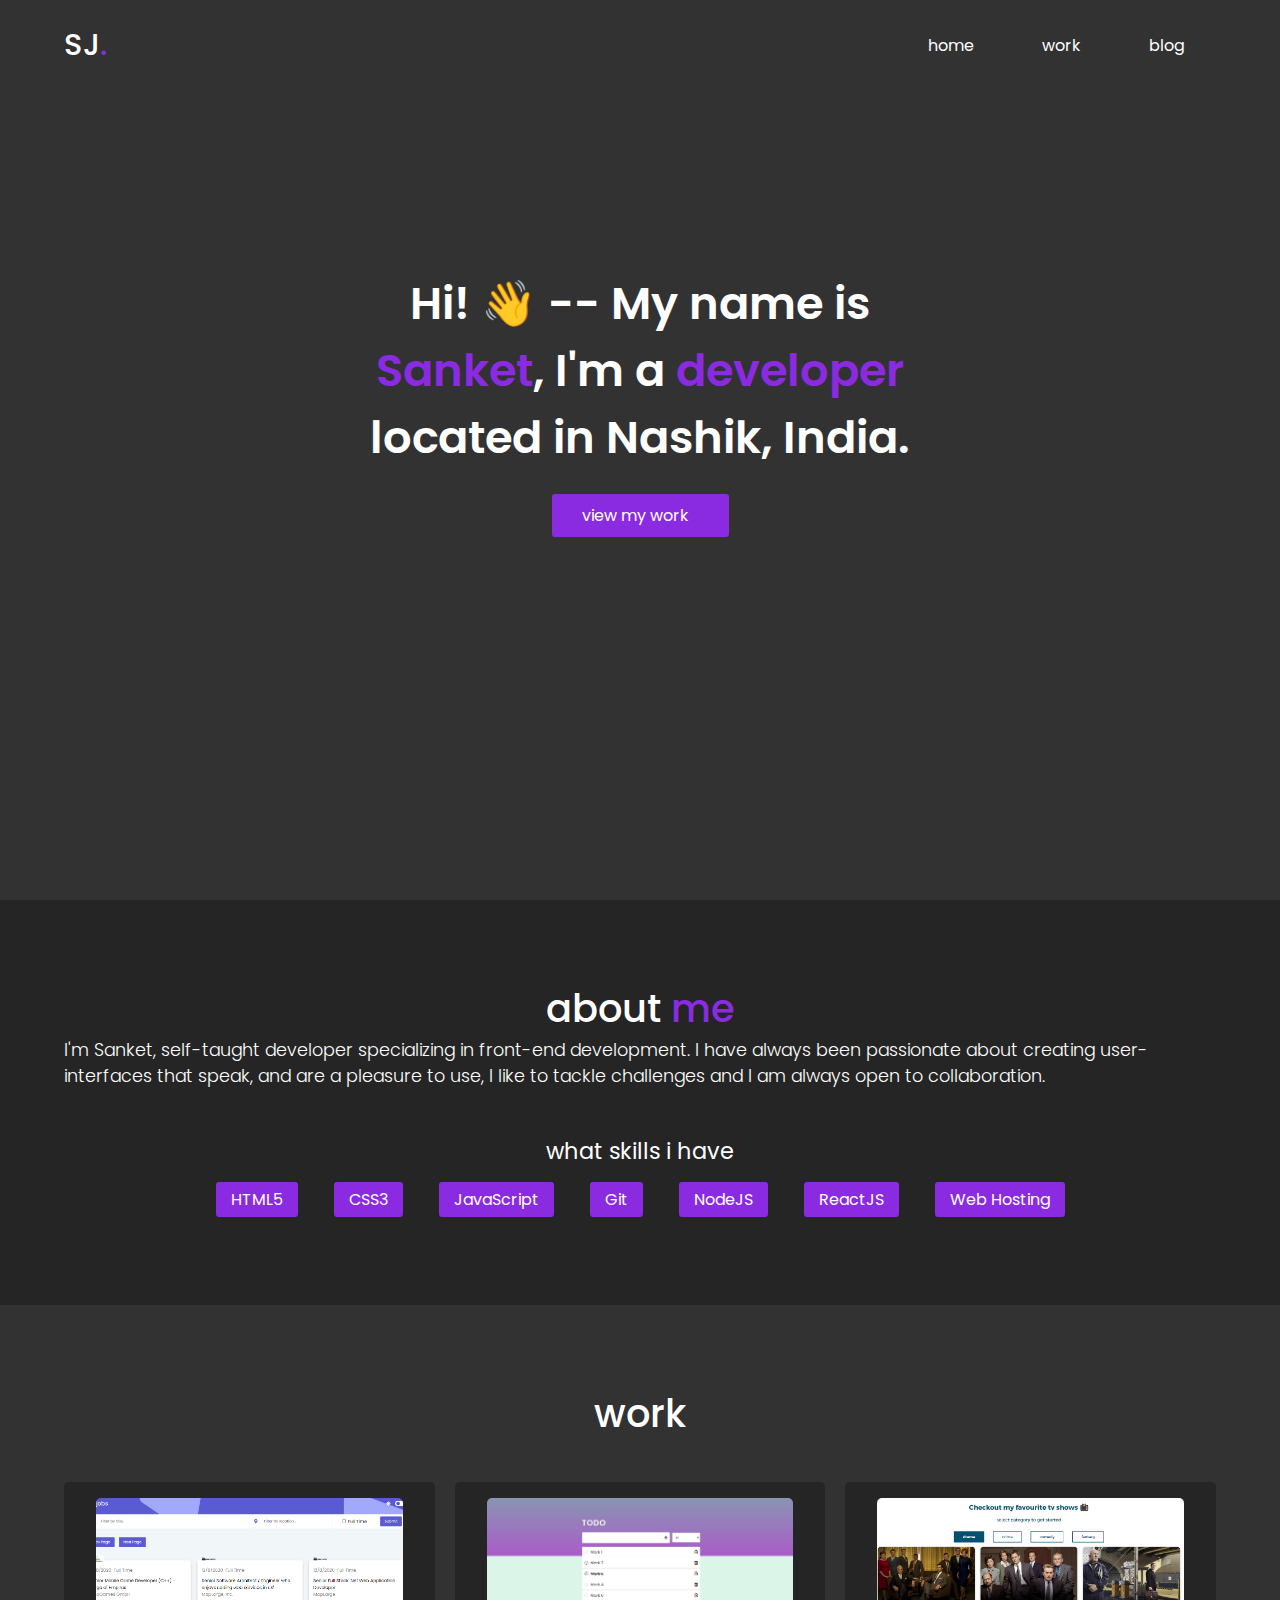
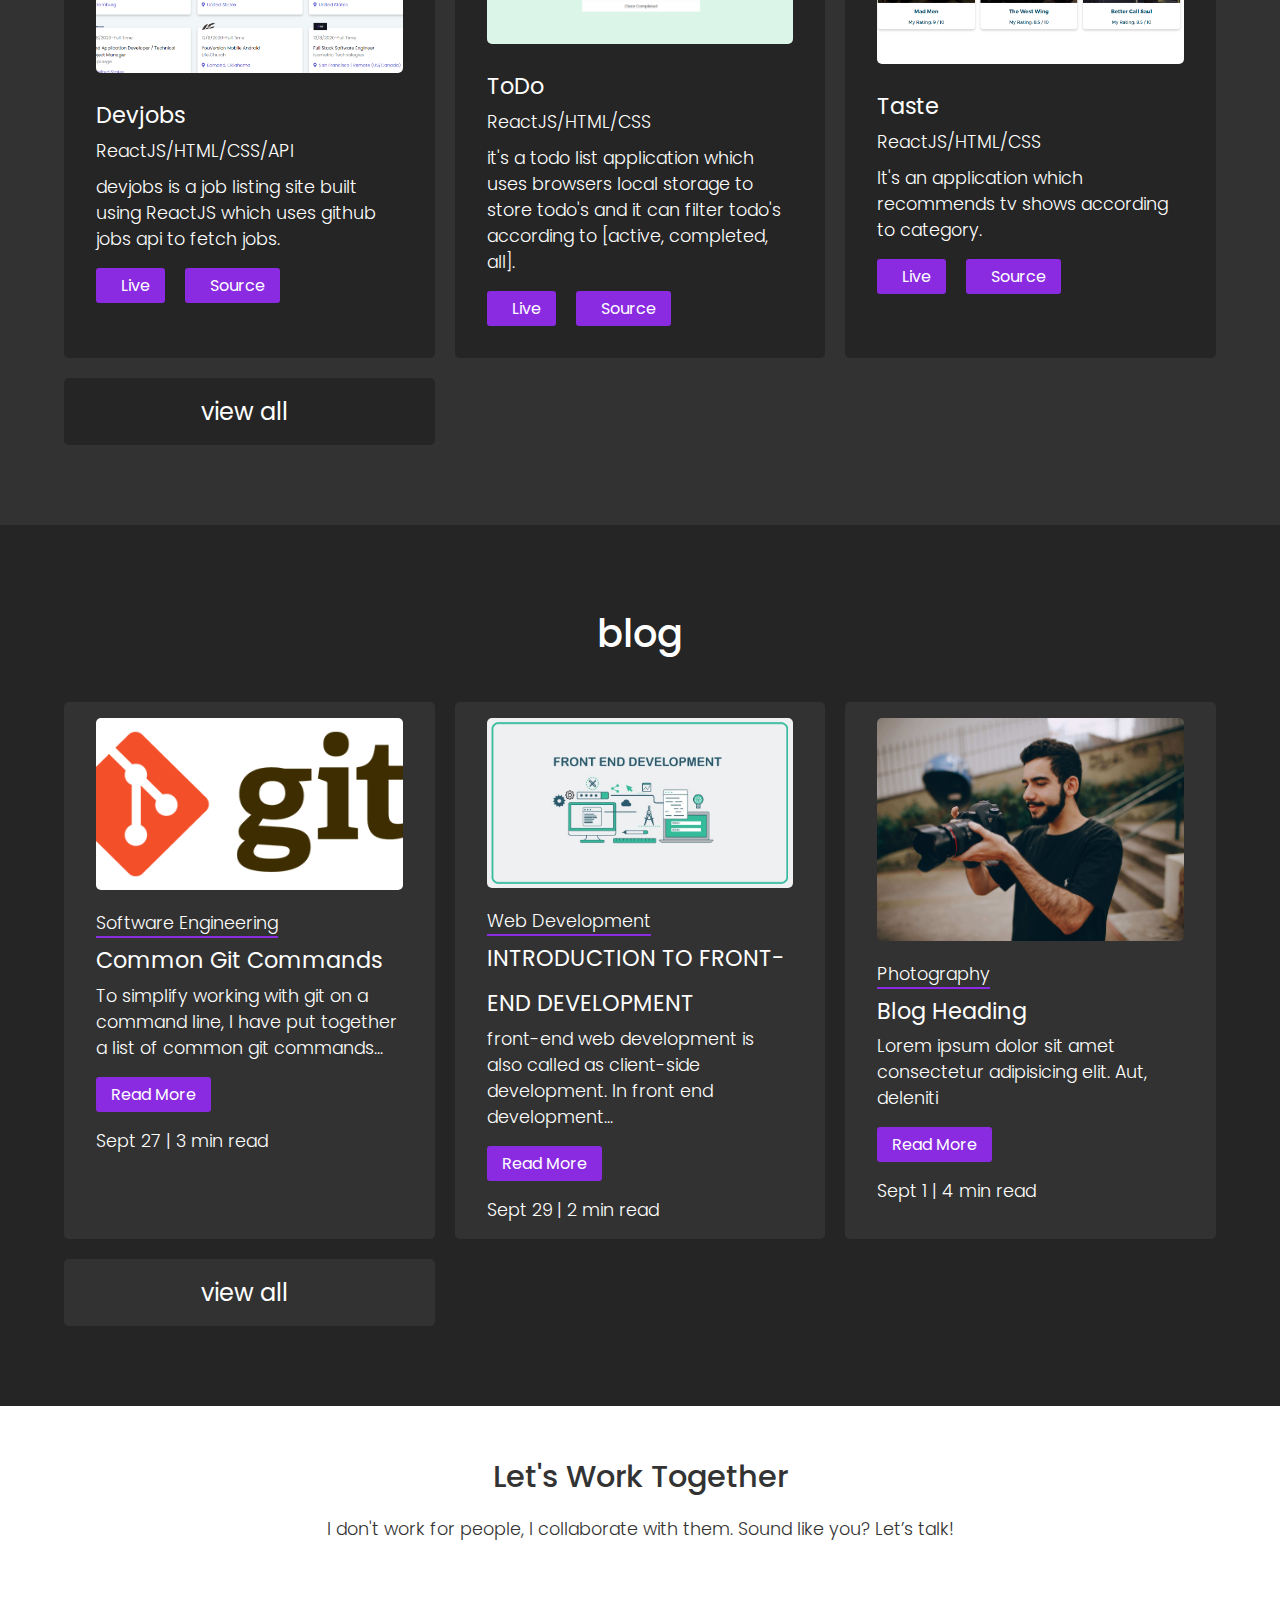
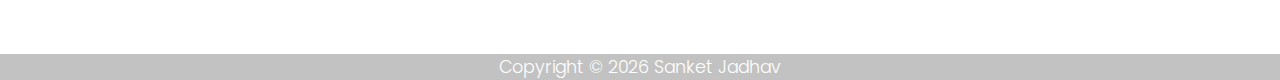
<file: index.html>
<!DOCTYPE html>
<html lang="en">
  <head>
    <meta charset="UTF-8" />
    <meta name="viewport" content="width=device-width, initial-scale=1.0" />
    <title>sanket jadhav</title>
    <link rel="preconnect" href="https://fonts.gstatic.com" />
    <link
      href="https://fonts.googleapis.com/css2?family=Poppins:wght@300;400;500;600&display=swap"
      rel="stylesheet"
    />
    <link
      rel="stylesheet"
      href="https://cdnjs.cloudflare.com/ajax/libs/font-awesome/5.15.1/css/all.min.css"
      integrity="sha512-+4zCK9k+qNFUR5X+cKL9EIR+ZOhtIloNl9GIKS57V1MyNsYpYcUrUeQc9vNfzsWfV28IaLL3i96P9sdNyeRssA=="
      crossorigin="anonymous"
    />
    <link rel="stylesheet" href="./styles/style.css" />
    <link rel="stylesheet" href="./styles/aos.css" />
  </head>
  <body>
    <div class="wrapper">
      <div class="container">
        <header>
          <h3>
            <a href="/index.html">SJ<span class="highlight">.</span></a>
          </h3>
          <nav class="hide-sm">
            <ul>
              <li><a href="./index.html" class="link">home</a></li>
              <li><a href="./work.html" class="link">work</a></li>
              <li><a href="./blog.html" class="link">blog</a></li>
            </ul>
          </nav>
          <i class="fas fa-bars hide-lg pointer" id="menu-open"></i>
        </header>

        <div class="intro">
          <h1>
            Hi! 👋 -- My name is <span class="highlight">Sanket</span>, I'm a
            <span class="highlight">developer</span> located in Nashik, India.
          </h1>
          <a href="./work.html" class="btn btn__lg"
            >view my work <i class="fas fa-chevron-right"></i
          ></a>
        </div>
      </div>
    </div>

    <div class="mobile__links hide-lg">
      <i class="fas fa-times pointer" id="menu-close"></i>
      <ul>
        <li><a href="./index.html" class="link">home</a></li>
        <li><a href="./work.html" class="link">work</a></li>
        <li><a href="./blog.html" class="link">blog</a></li>
      </ul>
    </div>

    <div class="about" id="about">
      <div class="container">
        <div class="about__container">
          <h2>about <span class="highlight">me</span></h2>
          <p>
            I'm Sanket, self-taught developer specializing in front-end
            development. I have always been passionate about creating
            user-interfaces that speak, and are a pleasure to use, I like to
            tackle challenges and I am always open to collaboration.
          </p>
        </div>
        <div class="skill__section">
          <h4>what skills i have</h4>
          <div class="skills">
            <span class="btn btn__md">HTML5</span>
            <span class="btn btn__md">CSS3</span>
            <span class="btn btn__md">JavaScript</span>
            <span class="btn btn__md">Git</span>
            <span class="btn btn__md">NodeJS</span>
            <span class="btn btn__md">ReactJS</span>
            <span class="btn btn__md">Web Hosting</span>
          </div>
        </div>
      </div>
    </div>

    <div class="work">
      <div class="container">
        <h2>work</h2>
        <div class="card__container">
          <div class="card">
            <div class="card__image">
              <img src="./images/work/devjobs.png" alt="" />
            </div>
            <div class="card__info">
              <h4>Devjobs</h4>
              <p class="lang">ReactJS/HTML/CSS/API</p>
              <p>
                devjobs is a job listing site built using ReactJS which uses
                github jobs api to fetch jobs.
              </p>
              <div class="card__links">
                <a
                  href="https://leavitt-devjobs.netlify.app/"
                  class="btn btn__md"
                  ><i class="fas fa-link"></i>Live</a
                >
                <a
                  href="https://github.com/sanket4120/devjobs"
                  class="btn btn__md"
                  ><i class="fab fa-github"></i>Source</a
                >
              </div>
            </div>
          </div>
          <div class="card">
            <div class="card__image">
              <img src="./images/work/todo.png" alt="" />
            </div>
            <div class="card__info">
              <h4>ToDo</h4>
              <p class="lang">ReactJS/HTML/CSS</p>
              <p>
                it's a todo list application which uses browsers local storage
                to store todo's and it can filter todo's according to [active,
                completed, all].
              </p>
              <div class="card__links">
                <a href="https://reactapp-todo.netlify.app/" class="btn btn__md"
                  ><i class="fas fa-link"></i>Live</a
                >
                <a
                  href="https://github.com/sanket4120/react-todo"
                  class="btn btn__md"
                  ><i class="fab fa-github"></i>Source</a
                >
              </div>
            </div>
          </div>
          <div class="card">
            <div class="card__image">
              <img src="./images/work/taste.png" alt="" />
            </div>
            <div class="card__info">
              <h4>Taste</h4>
              <p class="lang">ReactJS/HTML/CSS</p>
              <p>
                It's an application which recommends tv shows according to
                category.
              </p>
              <div class="card__links">
                <a href="https://9ebx5.csb.app/" class="btn btn__md"
                  ><i class="fas fa-link"></i>Live</a
                >
                <a
                  href="https://github.com/sanket4120/taste"
                  class="btn btn__md"
                  ><i class="fab fa-github"></i>Source</a
                >
              </div>
            </div>
          </div>
          <div class="view__all">
            <a href="./work.html"
              >view all <i class="fas fa-chevron-right"></i
            ></a>
          </div>
        </div>
      </div>
    </div>

    <div class="blog" id="blog">
      <div class="container">
        <h2>blog</h2>
        <div class="card__container">
          <div class="card">
            <div class="card__image">
              <img src="./images/blog/git.png" alt="blog image" />
            </div>
            <div class="card__info">
              <p class="blog__type">Software Engineering</p>
              <h4>Common Git Commands</h4>
              <p>
                To simplify working with git on a command line, I have put
                together a list of common git commands...
              </p>
              <div class="card__links">
                <a href="blogpost1.html" class="btn btn__md">Read More</a>
              </div>
              <p>Sept 27 | 3 min read</p>
            </div>
          </div>
          <div class="card">
            <div class="card__image">
              <img src="./images/blog/frontend.png" alt="blog image" />
            </div>
            <div class="card__info">
              <p class="blog__type">Web Development</p>
              <h4>INTRODUCTION TO FRONT-END DEVELOPMENT</h4>
              <p>
                front-end web development is also called as client-side
                development. In front end development...
              </p>
              <div class="card__links">
                <a href="./blogpost2.html" class="btn btn__md">Read More</a>
              </div>
              <p>Sept 29 | 2 min read</p>
            </div>
          </div>
          <div class="card">
            <div class="card__image">
              <img src="./images/blog/img3.jpg" alt="blog image" />
            </div>
            <div class="card__info">
              <p class="blog__type">Photography</p>
              <h4>Blog Heading</h4>
              <p>
                Lorem ipsum dolor sit amet consectetur adipisicing elit. Aut,
                deleniti
              </p>
              <div class="card__links">
                <a href="./blogpost3.html" class="btn btn__md">Read More</a>
              </div>
              <p>Sept 1 | 4 min read</p>
            </div>
          </div>
          <div class="view__all">
            <a href="./blog.html"
              >View All <i class="fas fa-chevron-right"></i
            ></a>
          </div>
        </div>
      </div>
    </div>

    <footer>
      <div class="container">
        <h3>Let's Work Together</h3>
        <p>
          I don't work for people, I collaborate with them. Sound like you?
          Let’s talk!
        </p>
        <div class="social">
          <a href="mailto:jadhavsanket4120@gmail.com"
            ><i class="fas fa-envelope"></i
          ></a>
          <a href="https://www.linkedin.com/in/sanketjadhav4120/"><i class="fab fa-linkedin"></i></a>
          <a href="https://github.com/sanket4120"
            ><i class="fab fa-github"></i
          ></a>
          <a href="#"><i class="fab fa-twitter"></i></a>
        </div>
      </div>
    </footer>

    <div class="copyright">
      <div class="container">
        <p>
          Copyright &copy;
          <script>
            document.write(new Date().getFullYear());
          </script>
          Sanket Jadhav
        </p>
      </div>
    </div>

    <script src="./js/app.js"></script>
  </body>
</html>
</file>
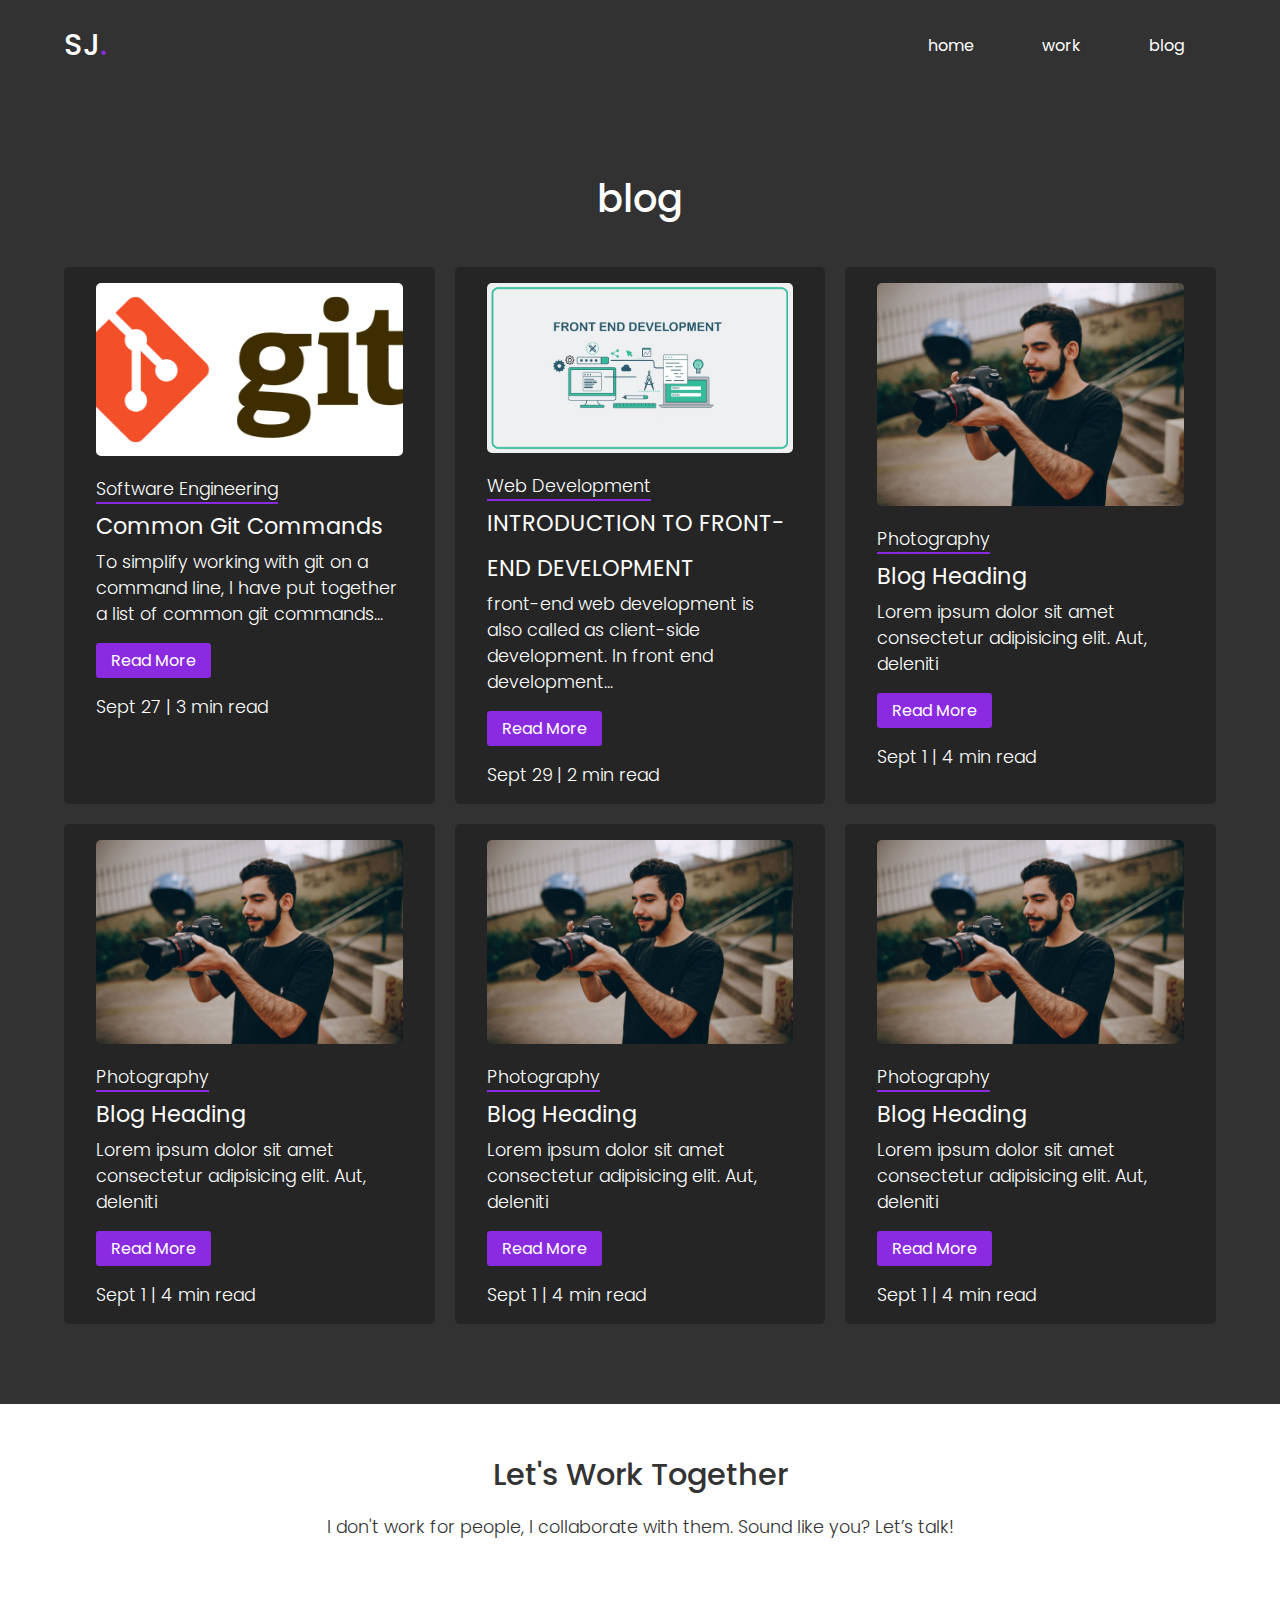
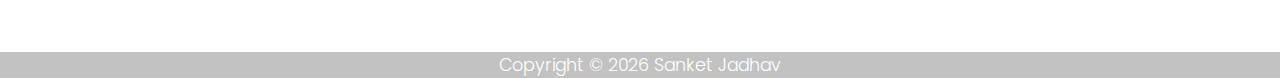
<file: blog.html>
<!DOCTYPE html>
<html lang="en">
  <head>
    <meta charset="UTF-8" />
    <meta name="viewport" content="width=device-width, initial-scale=1.0" />
    <title>sanket jadhav</title>
    <link rel="preconnect" href="https://fonts.gstatic.com" />
    <link
      href="https://fonts.googleapis.com/css2?family=Poppins:wght@300;400;500;600&display=swap"
      rel="stylesheet"
    />
    <link
      rel="stylesheet"
      href="https://cdnjs.cloudflare.com/ajax/libs/font-awesome/5.15.1/css/all.min.css"
      integrity="sha512-+4zCK9k+qNFUR5X+cKL9EIR+ZOhtIloNl9GIKS57V1MyNsYpYcUrUeQc9vNfzsWfV28IaLL3i96P9sdNyeRssA=="
      crossorigin="anonymous"
    />
    <link rel="stylesheet" href="./styles/style.css" />
    <style>
      .blog {
        background-color: #323232;
      }
      .blog .card {
        background-color: #252525;
      }
    </style>
  </head>
  <body>
    <div class="wrapper">
      <div class="container">
        <header>
          <h3>
            <a href="/index.html">SJ<span class="highlight">.</span></a>
          </h3>
          <nav class="hide-sm">
            <ul>
              <li><a href="./index.html" class="link">home</a></li>
              <li><a href="./work.html" class="link">work</a></li>
              <li><a href="./blog.html" class="link">blog</a></li>
            </ul>
          </nav>
          <i class="fas fa-bars hide-lg pointer" id="menu-open"></i>
        </header>

        <div class="mobile__links hide-lg">
          <i class="fas fa-times pointer" id="menu-close"></i>
          <ul>
            <li><a href="./index.html" class="link">home</a></li>
            <li><a href="./work.html" class="link">work</a></li>
            <li><a href="./blog.html" class="link">blog</a></li>
          </ul>
        </div>
      </div>
    </div>

    <div class="blog" id="blog">
      <div class="container">
        <h2>blog</h2>
        <div class="card__container">
          <div class="card">
            <div class="card__image">
              <img src="./images/blog/git.png" alt="blog image" />
            </div>
            <div class="card__info">
              <p class="blog__type">Software Engineering</p>
              <h4>Common Git Commands</h4>
              <p>
                To simplify working with git on a command line, I have put
                together a list of common git commands...
              </p>
              <div class="card__links">
                <a href="blogpost1.html" class="btn btn__md">Read More</a>
              </div>
              <p>Sept 27 | 3 min read</p>
            </div>
          </div>
          <div class="card">
            <div class="card__image">
              <img src="./images/blog/frontend.png" alt="blog image" />
            </div>
            <div class="card__info">
              <p class="blog__type">Web Development</p>
              <h4>INTRODUCTION TO FRONT-END DEVELOPMENT</h4>
              <p>
                front-end web development is also called as client-side
                development. In front end development...
              </p>
              <div class="card__links">
                <a href="./blogpost2.html" class="btn btn__md">Read More</a>
              </div>
              <p>Sept 29 | 2 min read</p>
            </div>
          </div>
          <div class="card">
            <div class="card__image">
              <img src="./images/blog/img3.jpg" alt="blog image" />
            </div>
            <div class="card__info">
              <p class="blog__type">Photography</p>
              <h4>Blog Heading</h4>
              <p>
                Lorem ipsum dolor sit amet consectetur adipisicing elit. Aut,
                deleniti
              </p>
              <div class="card__links">
                <a href="./blogpost3.html" class="btn btn__md">Read More</a>
              </div>
              <p>Sept 1 | 4 min read</p>
            </div>
          </div>
          <div class="card">
            <div class="card__image">
              <img src="./images/blog/img3.jpg" alt="blog image" />
            </div>
            <div class="card__info">
              <p class="blog__type">Photography</p>
              <h4>Blog Heading</h4>
              <p>
                Lorem ipsum dolor sit amet consectetur adipisicing elit. Aut,
                deleniti
              </p>
              <div class="card__links">
                <a href="./blogpost3.html" class="btn btn__md">Read More</a>
              </div>
              <p>Sept 1 | 4 min read</p>
            </div>
          </div>
          <div class="card">
            <div class="card__image">
              <img src="./images/blog/img3.jpg" alt="blog image" />
            </div>
            <div class="card__info">
              <p class="blog__type">Photography</p>
              <h4>Blog Heading</h4>
              <p>
                Lorem ipsum dolor sit amet consectetur adipisicing elit. Aut,
                deleniti
              </p>
              <div class="card__links">
                <a href="./blogpost3.html" class="btn btn__md">Read More</a>
              </div>
              <p>Sept 1 | 4 min read</p>
            </div>
          </div>
          <div class="card">
            <div class="card__image">
              <img src="./images/blog/img3.jpg" alt="blog image" />
            </div>
            <div class="card__info">
              <p class="blog__type">Photography</p>
              <h4>Blog Heading</h4>
              <p>
                Lorem ipsum dolor sit amet consectetur adipisicing elit. Aut,
                deleniti
              </p>
              <div class="card__links">
                <a href="./blogpost3.html" class="btn btn__md">Read More</a>
              </div>
              <p>Sept 1 | 4 min read</p>
            </div>
          </div>
        </div>
      </div>
    </div>

    <footer>
      <div class="container">
        <h3>Let's Work Together</h3>
        <p>
          I don't work for people, I collaborate with them. Sound like you?
          Let’s talk!
        </p>
        <div class="social">
          <a href="mailto:jadhavsanket4120@gmail.com"
            ><i class="fas fa-envelope"></i
          ></a>
          <a href="https://www.linkedin.com/in/sanketjadhav4120/"><i class="fab fa-linkedin"></i></a>
          <a href="https://github.com/sanket4120"
            ><i class="fab fa-github"></i
          ></a>
          <a href="#"><i class="fab fa-twitter"></i></a>
        </div>
      </div>
    </footer>

    <div class="copyright">
      <div class="container">
        <p>
          Copyright &copy;
          <script>
            document.write(new Date().getFullYear());
          </script>
          Sanket Jadhav
        </p>
      </div>
    </div>

    <script src="./js/app.js"></script>
  </body>
</html>
</file>
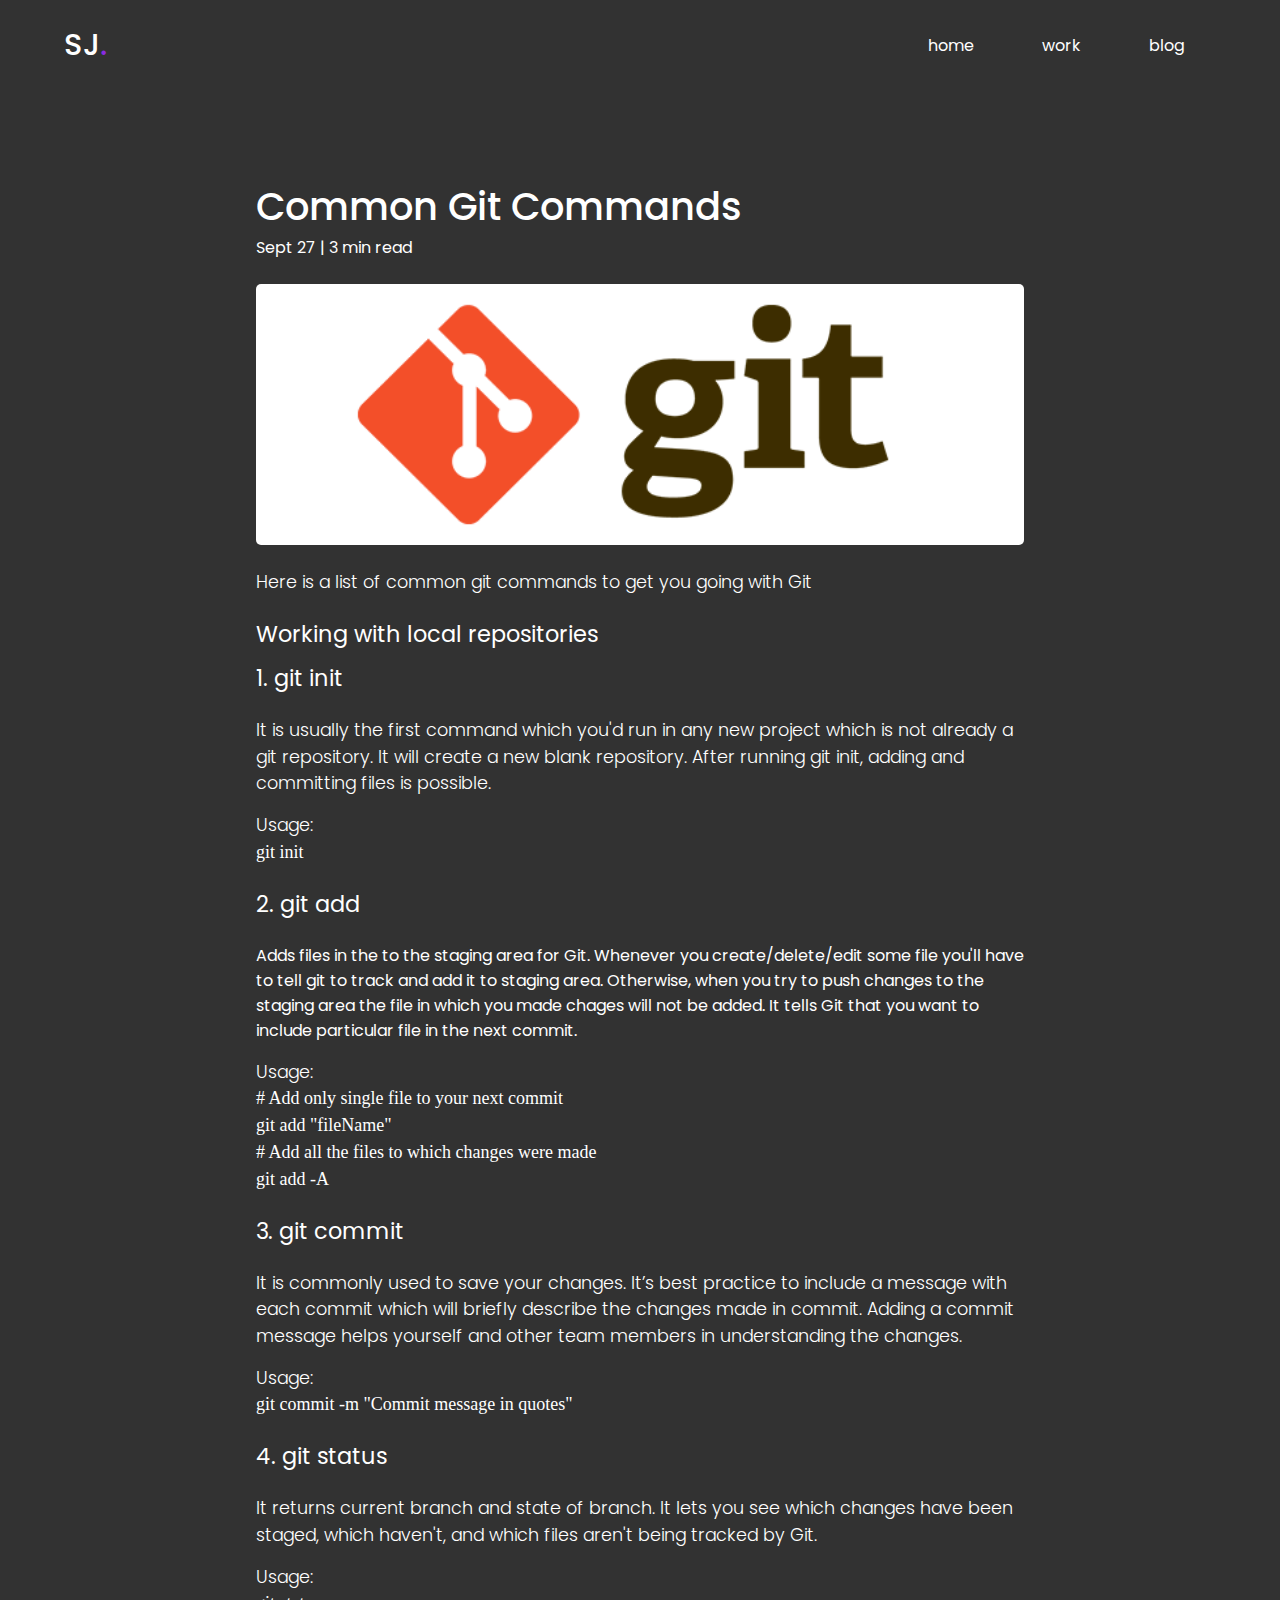
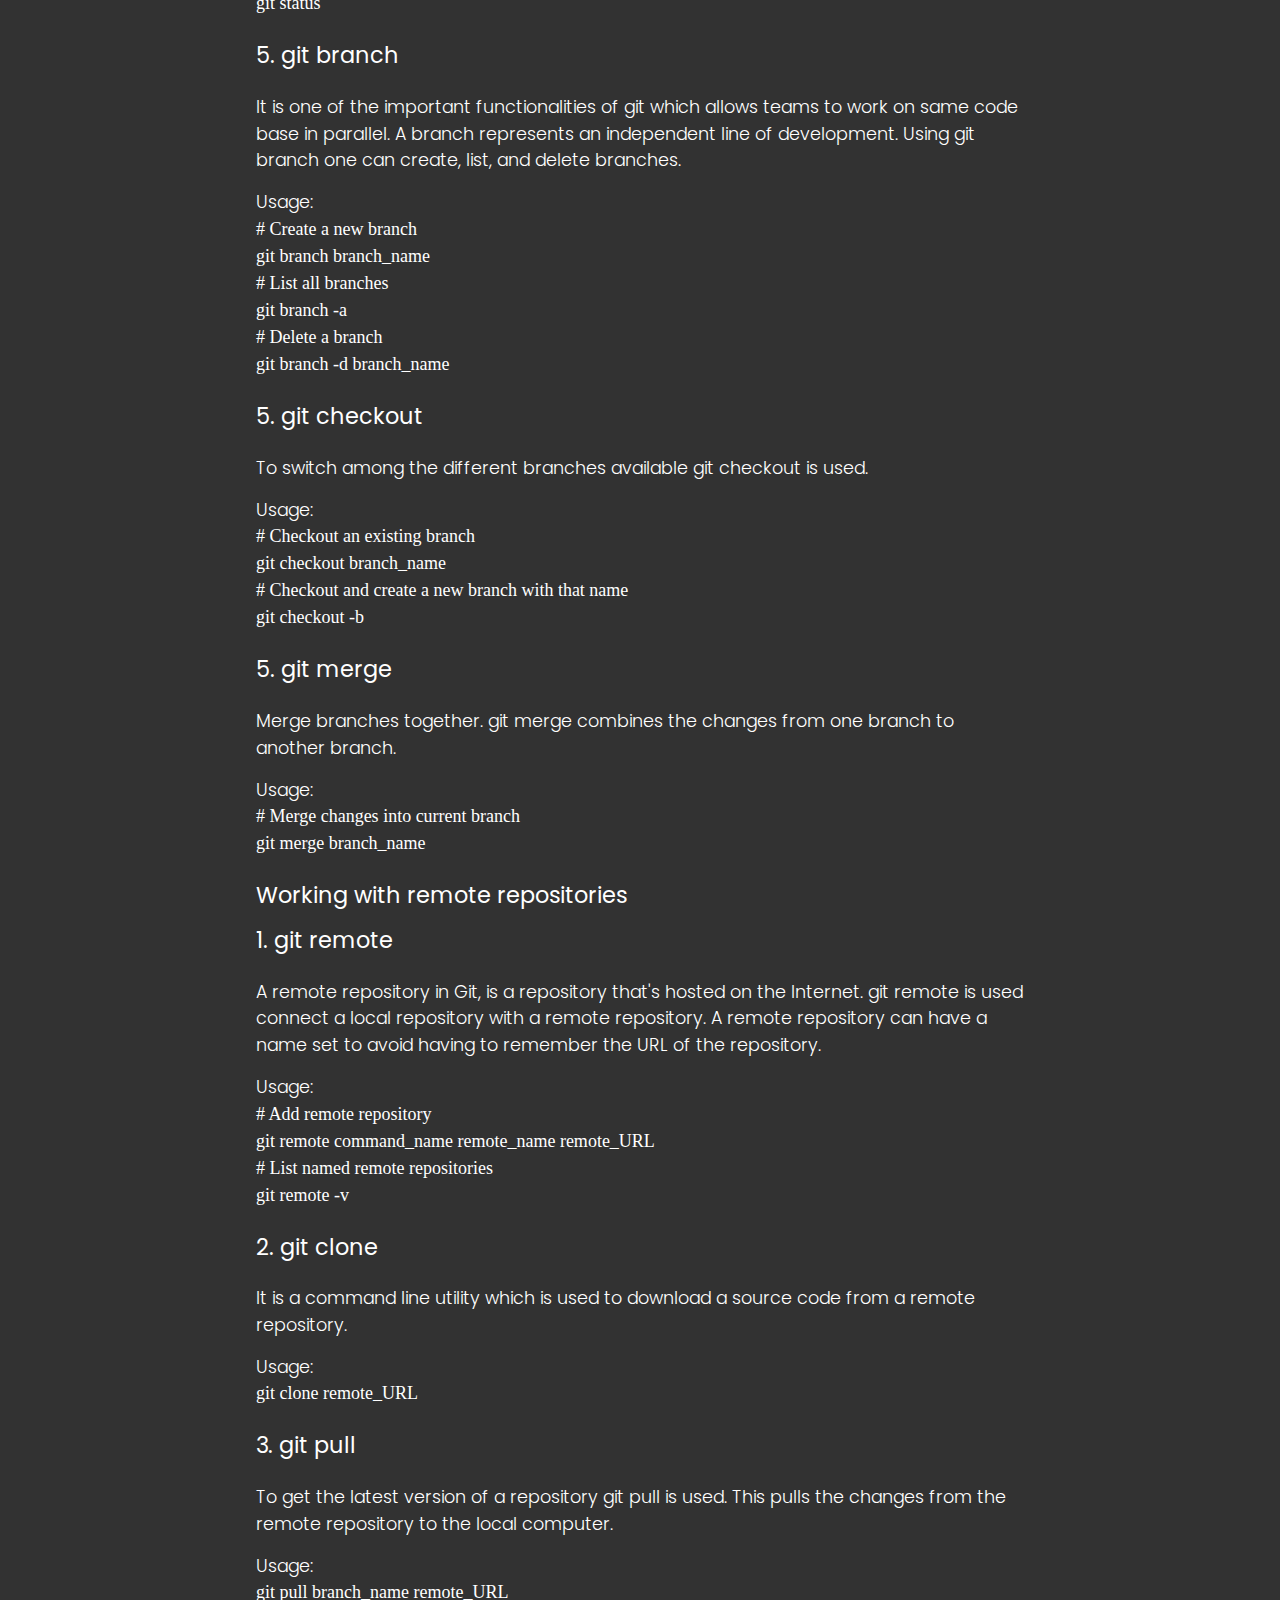
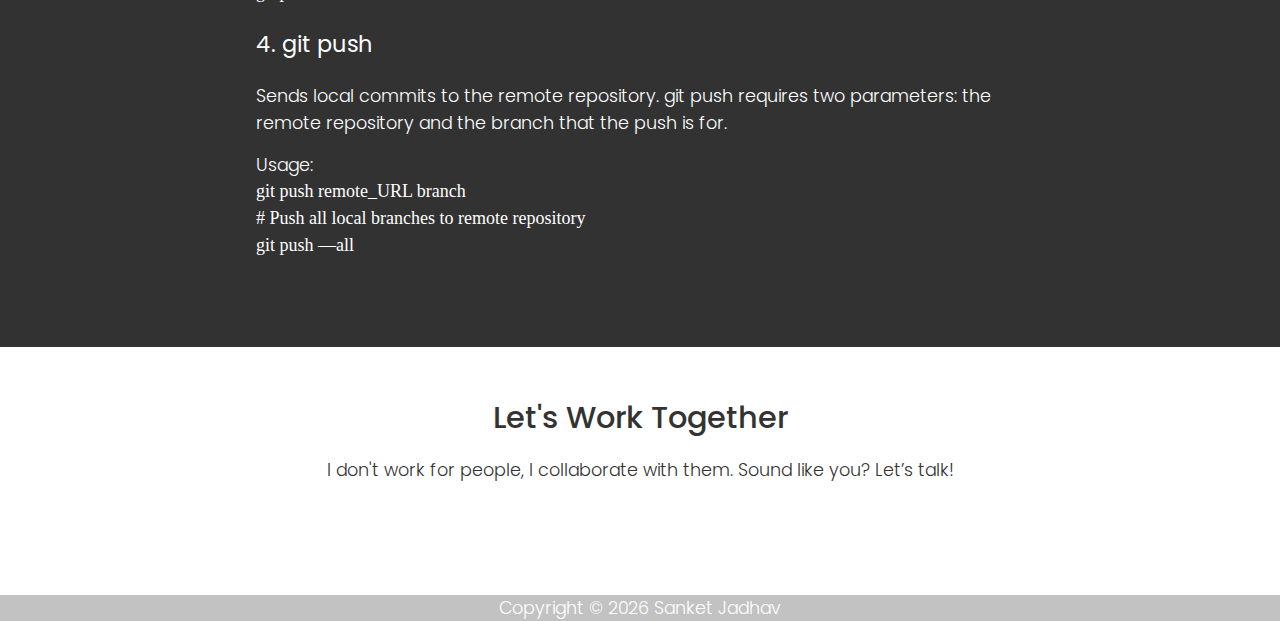
<file: blogpost1.html>
<!DOCTYPE html>
<html lang="en">
  <head>
    <meta charset="UTF-8" />
    <meta name="viewport" content="width=device-width, initial-scale=1.0" />
    <title>Sanket</title>
    <link rel="preconnect" href="https://fonts.gstatic.com" />
    <link
      href="https://fonts.googleapis.com/css2?family=Poppins:wght@300;400;500;600&display=swap"
      rel="stylesheet"
    />
    <link
      rel="stylesheet"
      href="https://cdnjs.cloudflare.com/ajax/libs/font-awesome/5.15.1/css/all.min.css"
      integrity="sha512-+4zCK9k+qNFUR5X+cKL9EIR+ZOhtIloNl9GIKS57V1MyNsYpYcUrUeQc9vNfzsWfV28IaLL3i96P9sdNyeRssA=="
      crossorigin="anonymous"
    />
    <link rel="stylesheet" href="./styles/style.css" />
    <link rel="stylesheet" href="./styles/blogpost.css" />
  </head>
  <body>
    <div class="wrapper">
      <div class="container">
        <header>
          <h3>
            <a href="/index.html">SJ<span class="highlight">.</span></a>
          </h3>
          <nav class="hide-sm">
            <ul>
              <li><a href="./index.html" class="link">home</a></li>
              <li><a href="./work.html" class="link">work</a></li>
              <li><a href="./blog.html" class="link">blog</a></li>
            </ul>
          </nav>
          <i class="fas fa-bars hide-lg pointer" id="menu-open"></i>
        </header>

        <div class="mobile__links hide-lg">
          <i class="fas fa-times pointer" id="menu-close"></i>
          <ul>
            <li><a href="./index.html" class="link">home</a></li>
            <li><a href="./work.html" class="link">work</a></li>
            <li><a href="./blog.html" class="link">blog</a></li>
          </ul>
        </div>
      </div>
    </div>

    <div class="blogpost">
      <div class="blog__container">
        <div class="blog__top">
          <h2 class="blog__heading">Common Git Commands</h2>
          <span class="add__info">Sept 27 | 3 min read</span>
        </div>
        <img class="blog__image" src="./images/blog/git.png" alt="blog image" />
        <div class="blog__info">
          <p class="blog__para">Here is a list of common git commands to get you going with Git</p>
          
          <h4 class="blog__subheading">Working with local repositories</h4>
          
          <h4 class="blog__subheading">1. git init</h4>
          <p class="blog__para">
            It is usually the first command which you'd run in any new project which is not already a git repository. It will create a new blank repository. After running git
            init, adding and committing files is possible.
          </p>
          <p class="blog__para">
            Usage:<br />
            <code>git init</code>
          </p>

          <h4 class="blog__subheading">2. git add</h4>
          <p class="blog__para"></p>
            Adds files in the to the staging area for Git. 
            Whenever you create/delete/edit some file you'll have to tell git to track and add it to staging area. Otherwise, when you try to push changes to the staging area the file in which you made chages will not be added.
            It tells Git that you want to include particular file in the next commit.
          </p>
          <p class="blog__para">
            Usage:<br />
            <code># Add only single file to your next commit</code>
            <code>git add "fileName"</code>
            <code># Add all the files to which changes were made</code>
            <code>git add -A</code>
          </p>

          <h4 class="blog__subheading">3. git commit</h4>
          <p class="blog__para">
            It is commonly used to save your changes.
             It’s best practice to include a message with each commit which will briefly describe the changes made in
            commit. Adding a commit message helps yourself and other team members in
            understanding the changes.
          </p>
          <p class="blog__para">
            Usage:<br />
            <code>git commit -m "Commit message in quotes"</code>
          </p>

          <h4 class="blog__subheading">4. git status</h4>
          <p class="blog__para">
            It returns current branch and state of branch. 
             It lets you see which changes have been staged, which haven't, and which files aren't being tracked by Git.
          </p>
          <p class="blog__para">
            Usage:<br />
            <code>git status</code>
          </p>

          <h4 class="blog__subheading">5. git branch</h4>
          <p class="blog__para">
            It is one of the important functionalities of git which allows teams to work on same code base in parallel.
            A branch represents an independent line of development. Using git branch one can create, list, and delete branches.
          </p>
          <p class="blog__para">
            Usage:<br />
            <code># Create a new branch</code>
            <code>git branch branch_name</code>
            <code># List all branches</code>
            <code>git branch -a</code>
            <code># Delete a branch</code>
            <code>git branch -d branch_name</code>
          </p>

          <h4 class="blog__subheading">5. git checkout</h4>
          <p class="blog__para">
            To switch among the different branches available git checkout is used.
          </p>
          <p class="blog__para">
            Usage:<br />
            <code># Checkout an existing branch</code>
            <code>git checkout branch_name</code>
            <code># Checkout and create a new branch with that name</code>
            <code>git checkout -b</code>
          </p>

          <h4 class="blog__subheading">5. git merge</h4>
          <p class="blog__para">
            Merge branches together. git merge combines the changes from one
            branch to another branch.
          </p>
          <p class="blog__para">
            Usage:<br />
            <code># Merge changes into current branch</code>
            <code>git merge branch_name</code>
          </p>

          <h4 class="blog__subheading">Working with remote repositories</h4>

          <h4 class="blog__subheading">1. git remote</h4>
          <p class="blog__para">
            A remote repository in Git, is a repository that's hosted on the Internet. git remote is used
            connect a local repository with a remote repository. A remote
            repository can have a name set to avoid having to remember the URL
            of the repository.
          </p>
          <p class="blog__para">
            Usage:<br />
            <code># Add remote repository</code>
            <code>git remote command_name remote_name remote_URL</code>
            <code># List named remote repositories</code>
            <code>git remote -v</code>
          </p>

          <h4 class="blog__subheading">2. git clone</h4>
          <p class="blog__para">
            It is a command line utility which is used to download a source code from a remote repository.
          </p>
          <p class="blog__para">
            Usage:<br />
            <code>git clone remote_URL</code>
          </p>

          <h4 class="blog__subheading">3. git pull</h4>
          <p class="blog__para">
            To get the latest version of a repository git pull is used. This pulls
            the changes from the remote repository to the local computer.
          </p>
          <p class="blog__para">
            Usage:<br />
            <code>git pull branch_name remote_URL</code>
          </p>

          <h4 class="blog__subheading">4. git push</h4>
          <p class="blog__para">
            Sends local commits to the remote repository. git push requires two
            parameters: the remote repository and the branch that the push is
            for.
          </p>
          <p class="blog__para">
            Usage:<br />
            <code>git push remote_URL branch</code>
            <code># Push all local branches to remote repository</code>
            <code>git push —all</code>
          </p>
        </div>
      </div>
    </div>

    <footer>
      <div class="container">
        <h3>Let's Work Together</h3>
        <p>
          I don't work for people, I collaborate with them. Sound like you?
          Let’s talk!
        </p>
        <div class="social">
          <a href="mailto:jadhavsanket4120@gmail.com"
            ><i class="fas fa-envelope"></i
          ></a>
          <a href="https://www.linkedin.com/in/sanketjadhav4120/"><i class="fab fa-linkedin"></i></a>
          <a href="https://github.com/sanket4120"
            ><i class="fab fa-github"></i
          ></a>
          <a href="#"><i class="fab fa-twitter"></i></a>
        </div>
      </div>
    </footer>

    <div class="copyright">
      <div class="container">
        <p>
          Copyright &copy;
          <script>
            document.write(new Date().getFullYear());
          </script>
          Sanket Jadhav
        </p>
      </div>
    </div>

    <script src="./js/app.js"></script>
  </body>
</html>
</file>
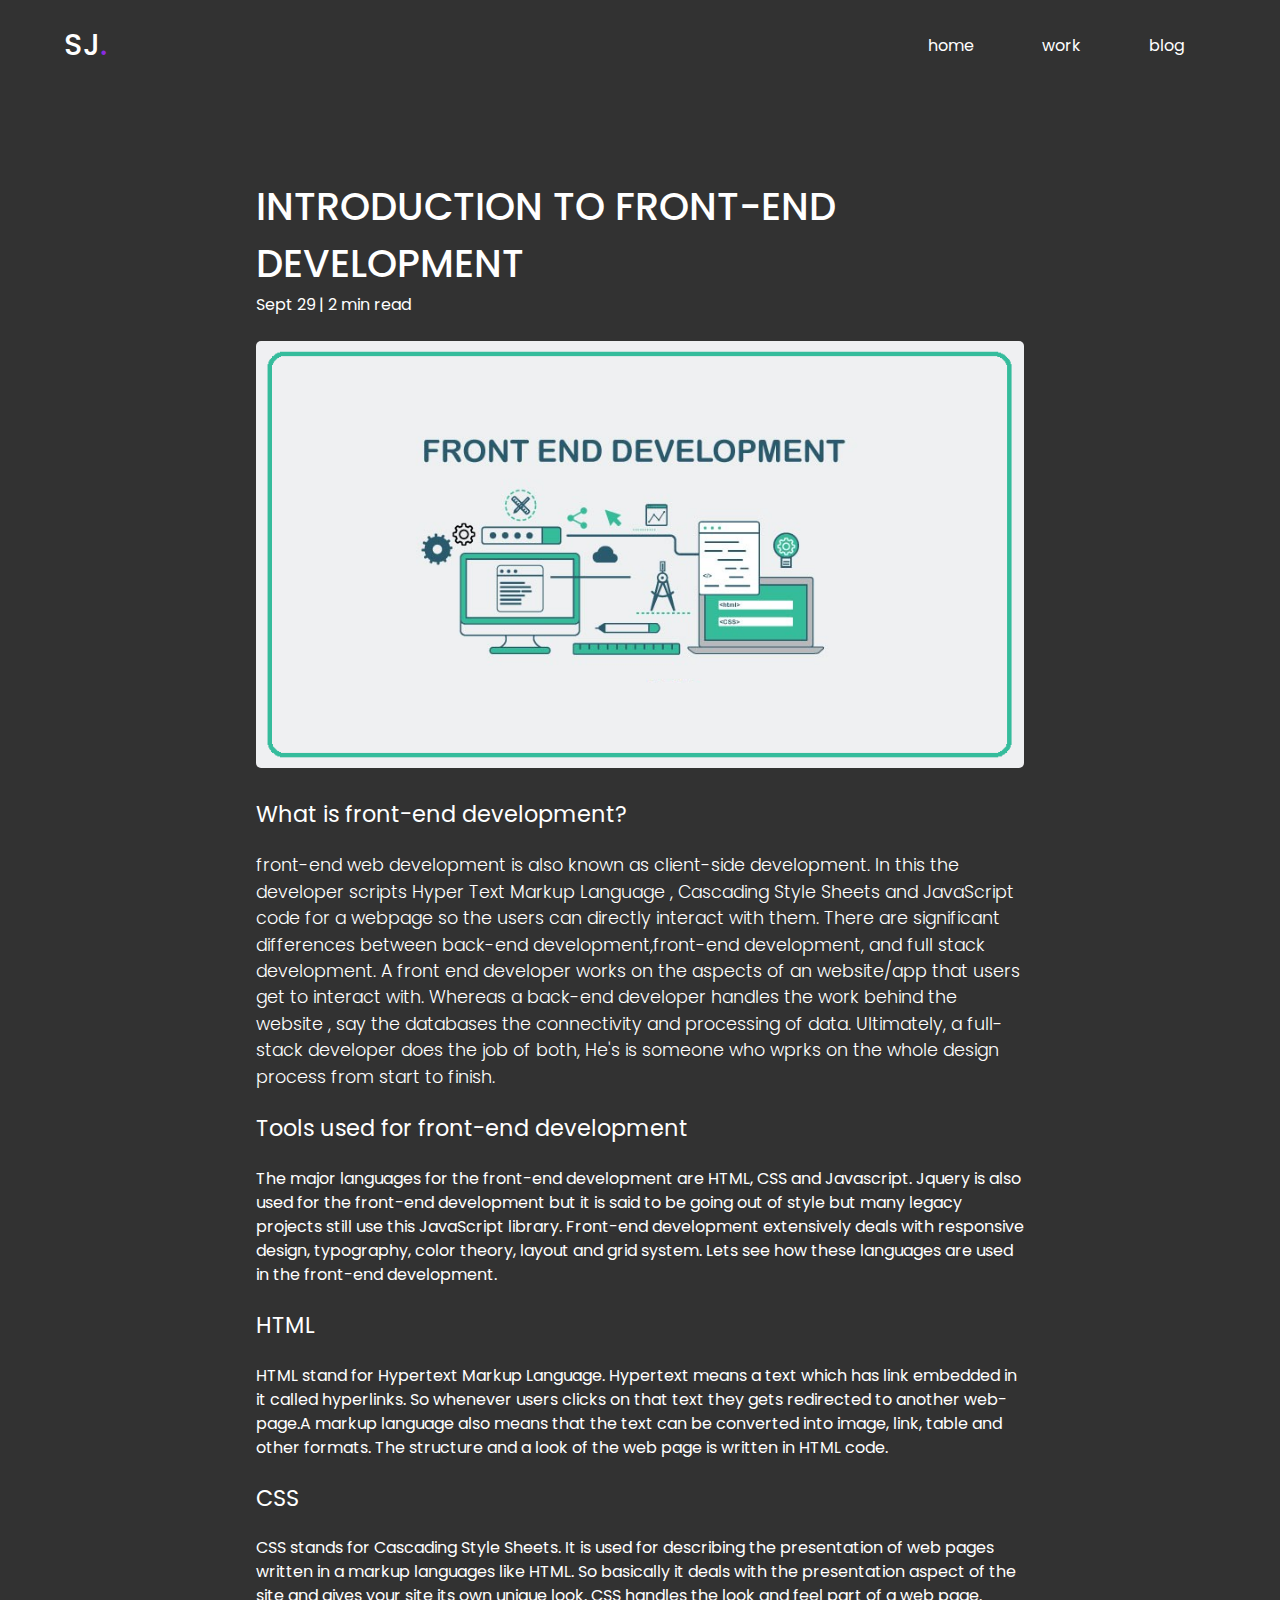
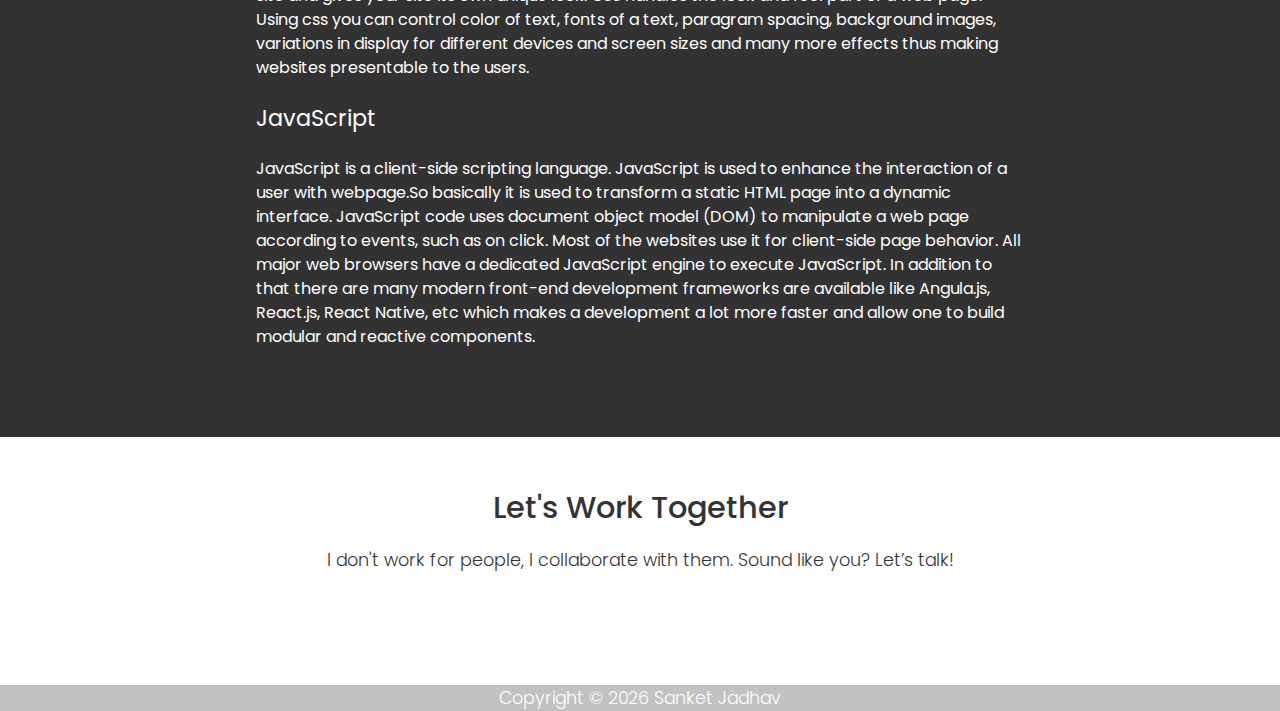
<file: blogpost2.html>
<!DOCTYPE html>
<html lang="en">
  <head>
    <meta charset="UTF-8" />
    <meta name="viewport" content="width=device-width, initial-scale=1.0" />
    <title>Sanket</title>
    <link rel="preconnect" href="https://fonts.gstatic.com" />
    <link
      href="https://fonts.googleapis.com/css2?family=Poppins:wght@300;400;500;600&display=swap"
      rel="stylesheet"
    />
    <link
      rel="stylesheet"
      href="https://cdnjs.cloudflare.com/ajax/libs/font-awesome/5.15.1/css/all.min.css"
      integrity="sha512-+4zCK9k+qNFUR5X+cKL9EIR+ZOhtIloNl9GIKS57V1MyNsYpYcUrUeQc9vNfzsWfV28IaLL3i96P9sdNyeRssA=="
      crossorigin="anonymous"
    />
    <link rel="stylesheet" href="./styles/style.css" />
    <link rel="stylesheet" href="./styles/blogpost.css" />
  </head>
  <body>
    <div class="wrapper">
      <div class="container">
        <header>
          <h3>
            <a href="/index.html">SJ<span class="highlight">.</span></a>
          </h3>
          <nav class="hide-sm">
            <ul>
              <li><a href="./index.html" class="link">home</a></li>
              <li><a href="./work.html" class="link">work</a></li>
              <li><a href="./blog.html" class="link">blog</a></li>
            </ul>
          </nav>
          <i class="fas fa-bars hide-lg pointer" id="menu-open"></i>
        </header>

        <div class="mobile__links hide-lg">
          <i class="fas fa-times pointer" id="menu-close"></i>
          <ul>
            <li><a href="./index.html" class="link">home</a></li>
            <li><a href="./work.html" class="link">work</a></li>
            <li><a href="./blog.html" class="link">blog</a></li>
          </ul>
        </div>
      </div>
    </div>

    <div class="blogpost">
      <div class="blog__container">
        <div class="blog__top">
          <h2 class="blog__heading">INTRODUCTION TO FRONT-END DEVELOPMENT</h2>
          <span class="add__info">Sept 29 | 2 min read</span>
        </div>
        <img
          class="blog__image"
          src="./images/blog/frontend.png"
          alt="blog image"
        />
        <div class="blog__info">
          <h4 class="blog__subheading">What is front-end development?</h4>

          <p class="blog__para">
            front-end web development is also known as client-side development.
            In this the developer scripts Hyper Text Markup Language , Cascading
            Style Sheets and JavaScript code for a webpage so the users can
            directly interact with them. There are significant differences
            between back-end development,front-end development, and full stack
            development. A front end developer works on the aspects of an
            website/app that users get to interact with. Whereas a back-end
            developer handles the work behind the website , say the databases
            the connectivity and processing of data. Ultimately, a full-stack
            developer does the job of both, He's is someone who wprks on the
            whole design process from start to finish.
          </p>

          <h4 class="blog__subheading">Tools used for front-end development</h4>
          <div class="blog__para">
            The major languages for the front-end development are HTML, CSS and
            Javascript. Jquery is also used for the front-end development but it
            is said to be going out of style but many legacy projects still use
            this JavaScript library. Front-end development extensively deals
            with responsive design, typography, color theory, layout and grid
            system. Lets see how these languages are used in the front-end
            development.
          </div>

          <h4 class="blog__subheading">HTML</h4>
          <div class="blog__para">
            HTML stand for Hypertext Markup Language. Hypertext means a text
            which has link embedded in it called hyperlinks. So whenever users
            clicks on that text they gets redirected to another web-page.A
            markup language also means that the text can be converted into
            image, link, table and other formats. The structure and a look of
            the web page is written in HTML code.
          </div>

          <h4 class="blog__subheading">CSS</h4>
          <div class="blog__para">
            CSS stands for Cascading Style Sheets. It is used for describing the
            presentation of web pages written in a markup languages like HTML.
            So basically it deals with the presentation aspect of the site and
            gives your site its own unique look. CSS handles the look and feel
            part of a web page. Using css you can control color of text, fonts
            of a text, paragram spacing, background images, variations in
            display for different devices and screen sizes and many more effects
            thus making websites presentable to the users.
          </div>

          <h4 class="blog__subheading">JavaScript</h4>
          <div class="blog__para">
            JavaScript is a client-side scripting language. JavaScript is used
            to enhance the interaction of a user with webpage.So basically it is
            used to transform a static HTML page into a dynamic interface.
            JavaScript code uses document object model (DOM) to manipulate a web
            page according to events, such as on click. Most of the websites use
            it for client-side page behavior. All major web browsers have a
            dedicated JavaScript engine to execute JavaScript. In addition to
            that there are many modern front-end development frameworks are
            available like Angula.js, React.js, React Native, etc which makes a
            development a lot more faster and allow one to build modular and
            reactive components.
          </div>
        </div>
      </div>
    </div>

    <footer>
      <div class="container">
        <h3>Let's Work Together</h3>
        <p>
          I don't work for people, I collaborate with them. Sound like you?
          Let’s talk!
        </p>
        <div class="social">
          <a href="mailto:jadhavsanket4120@gmail.com"
            ><i class="fas fa-envelope"></i
          ></a>
          <a href="https://www.linkedin.com/in/sanketjadhav4120/"
            ><i class="fab fa-linkedin"></i
          ></a>
          <a href="https://github.com/sanket4120"
            ><i class="fab fa-github"></i
          ></a>
          <a href="#"><i class="fab fa-twitter"></i></a>
        </div>
      </div>
    </footer>

    <div class="copyright">
      <div class="container">
        <p>
          Copyright &copy;
          <script>
            document.write(new Date().getFullYear());
          </script>
          Sanket Jadhav
        </p>
      </div>
    </div>

    <script src="./js/app.js"></script>
  </body>
</html>
</file>
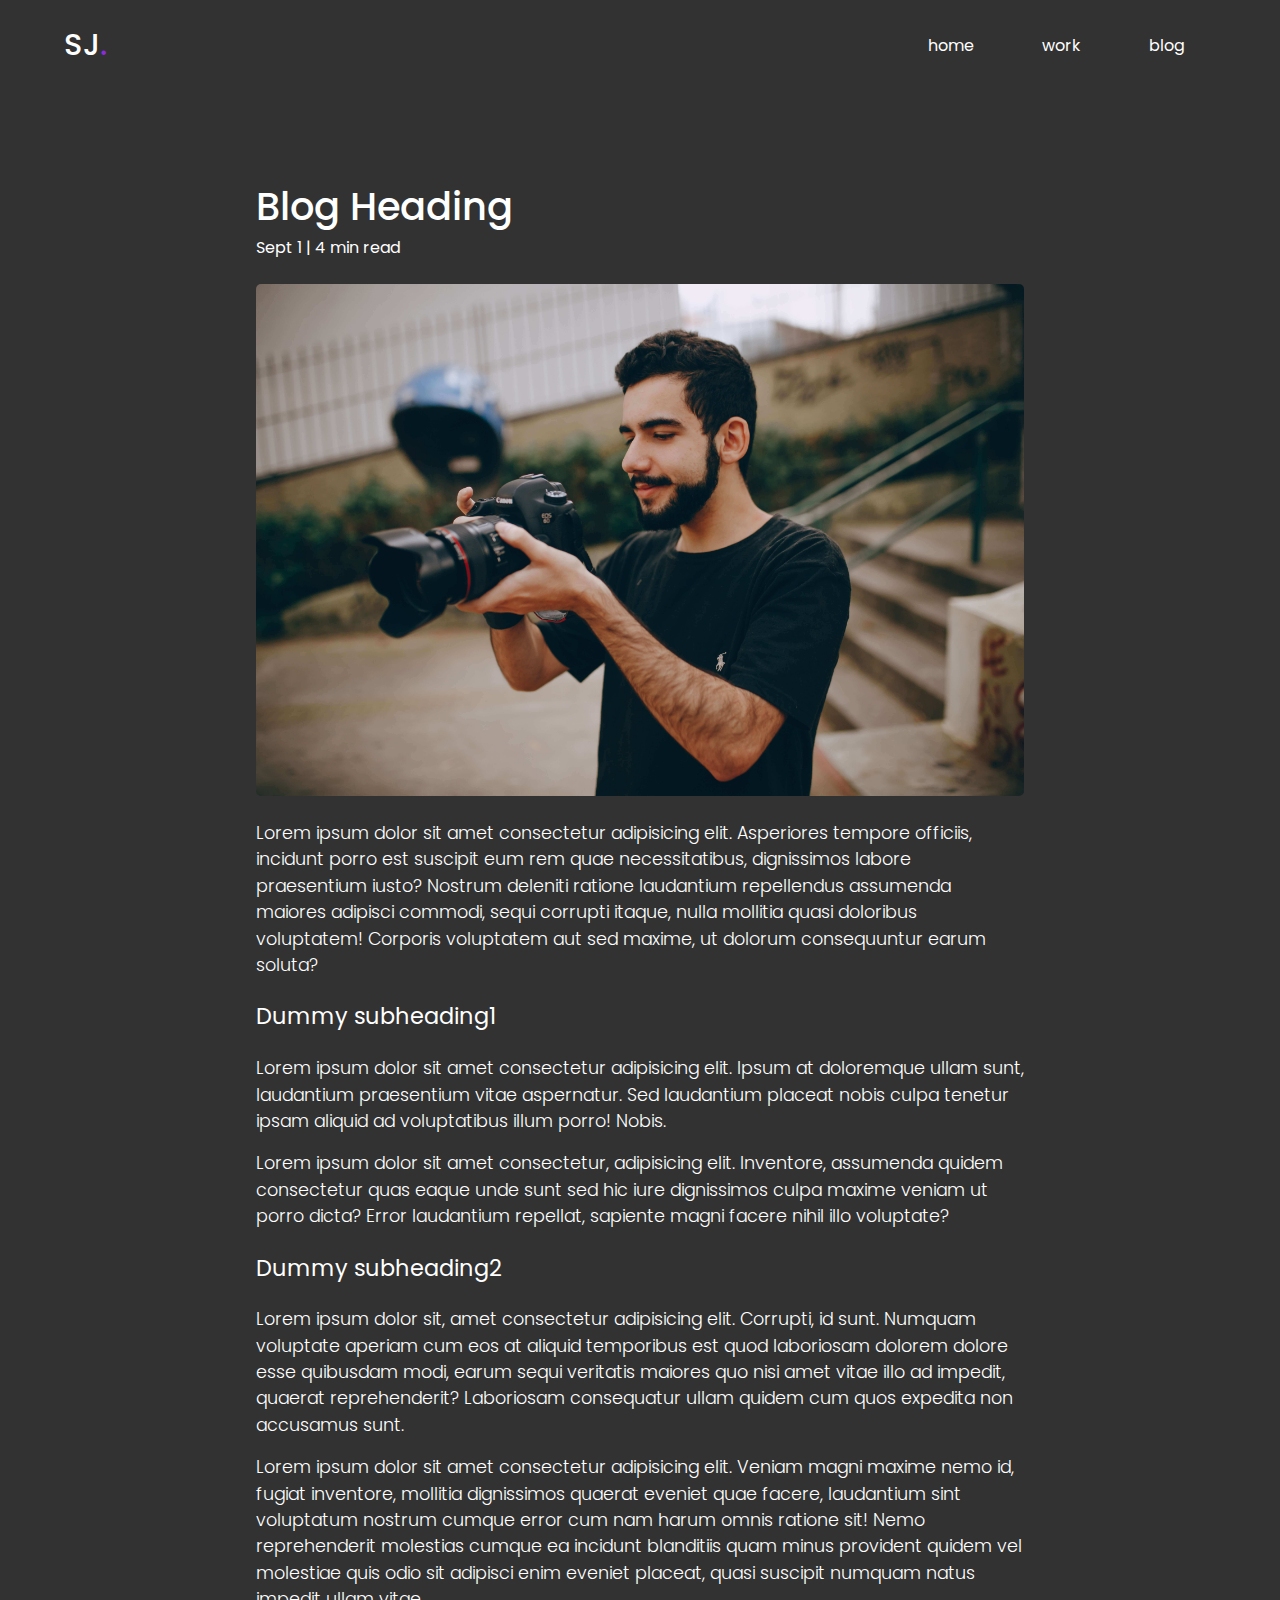
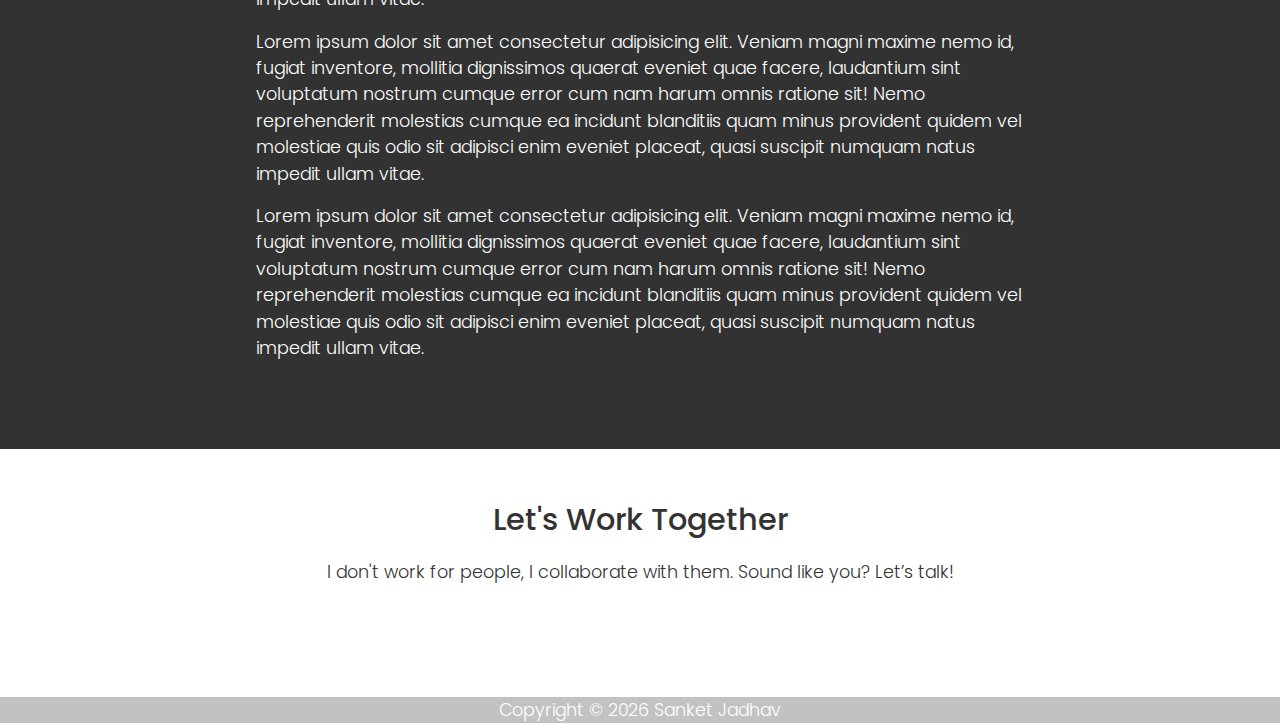
<file: blogpost3.html>
<!DOCTYPE html>
<html lang="en">
  <head>
    <meta charset="UTF-8" />
    <meta name="viewport" content="width=device-width, initial-scale=1.0" />
    <title>Sanket</title>
    <link rel="preconnect" href="https://fonts.gstatic.com" />
    <link
      href="https://fonts.googleapis.com/css2?family=Poppins:wght@300;400;500;600&display=swap"
      rel="stylesheet"
    />
    <link
      rel="stylesheet"
      href="https://cdnjs.cloudflare.com/ajax/libs/font-awesome/5.15.1/css/all.min.css"
      integrity="sha512-+4zCK9k+qNFUR5X+cKL9EIR+ZOhtIloNl9GIKS57V1MyNsYpYcUrUeQc9vNfzsWfV28IaLL3i96P9sdNyeRssA=="
      crossorigin="anonymous"
    />
    <link rel="stylesheet" href="./styles/style.css" />
    <link rel="stylesheet" href="./styles/blogpost.css" />
  </head>
  <body>
    <div class="wrapper">
      <div class="container">
        <header>
          <h3>
            <a href="/index.html">SJ<span class="highlight">.</span></a>
          </h3>
          <nav class="hide-sm">
            <ul>
              <li><a href="./index.html" class="link">home</a></li>
              <li><a href="./work.html" class="link">work</a></li>
              <li><a href="./blog.html" class="link">blog</a></li>
            </ul>
          </nav>
          <i class="fas fa-bars hide-lg pointer" id="menu-open"></i>
        </header>

        <div class="mobile__links hide-lg">
          <i class="fas fa-times pointer" id="menu-close"></i>
          <ul>
            <li><a href="./index.html" class="link">home</a></li>
            <li><a href="./work.html" class="link">work</a></li>
            <li><a href="./blog.html" class="link">blog</a></li>
          </ul>
        </div>
      </div>
    </div>

    <div class="blogpost">
      <div class="blog__container">
        <div class="blog__top">
          <h2 class="blog__heading">Blog Heading</h2>
          <span class="add__info">Sept 1 | 4 min read</span>
        </div>
        <img
          class="blog__image"
          src="./images/blog/img3.jpg"
          alt="blog image"
        />
        <div class="blog__info">
          <p class="blog__para">
            Lorem ipsum dolor sit amet consectetur adipisicing elit. Asperiores
            tempore officiis, incidunt porro est suscipit eum rem quae
            necessitatibus, dignissimos labore praesentium iusto? Nostrum
            deleniti ratione laudantium repellendus assumenda maiores adipisci
            commodi, sequi corrupti itaque, nulla mollitia quasi doloribus
            voluptatem! Corporis voluptatem aut sed maxime, ut dolorum
            consequuntur earum soluta?
          </p>
          <h4 class="blog__subheading">Dummy subheading1</h4>
          <p class="blog__para">
            Lorem ipsum dolor sit amet consectetur adipisicing elit. Ipsum at
            doloremque ullam sunt, laudantium praesentium vitae aspernatur. Sed
            laudantium placeat nobis culpa tenetur ipsam aliquid ad voluptatibus
            illum porro! Nobis.
          </p>
          <p class="blog__para">
            Lorem ipsum dolor sit amet consectetur, adipisicing elit. Inventore,
            assumenda quidem consectetur quas eaque unde sunt sed hic iure
            dignissimos culpa maxime veniam ut porro dicta? Error laudantium
            repellat, sapiente magni facere nihil illo voluptate?
          </p>
          <h4 class="blog__subheading">Dummy subheading2</h4>
          <p class="blog__para">
            Lorem ipsum dolor sit, amet consectetur adipisicing elit. Corrupti,
            id sunt. Numquam voluptate aperiam cum eos at aliquid temporibus est
            quod laboriosam dolorem dolore esse quibusdam modi, earum sequi
            veritatis maiores quo nisi amet vitae illo ad impedit, quaerat
            reprehenderit? Laboriosam consequatur ullam quidem cum quos expedita
            non accusamus sunt.
          </p>
          <p class="blog__para">
            Lorem ipsum dolor sit amet consectetur adipisicing elit. Veniam
            magni maxime nemo id, fugiat inventore, mollitia dignissimos quaerat
            eveniet quae facere, laudantium sint voluptatum nostrum cumque error
            cum nam harum omnis ratione sit! Nemo reprehenderit molestias cumque
            ea incidunt blanditiis quam minus provident quidem vel molestiae
            quis odio sit adipisci enim eveniet placeat, quasi suscipit numquam
            natus impedit ullam vitae.
          </p>
          <p class="blog__para">
            Lorem ipsum dolor sit amet consectetur adipisicing elit. Veniam
            magni maxime nemo id, fugiat inventore, mollitia dignissimos quaerat
            eveniet quae facere, laudantium sint voluptatum nostrum cumque error
            cum nam harum omnis ratione sit! Nemo reprehenderit molestias cumque
            ea incidunt blanditiis quam minus provident quidem vel molestiae
            quis odio sit adipisci enim eveniet placeat, quasi suscipit numquam
            natus impedit ullam vitae.
          </p>
          <p class="blog__para">
            Lorem ipsum dolor sit amet consectetur adipisicing elit. Veniam
            magni maxime nemo id, fugiat inventore, mollitia dignissimos quaerat
            eveniet quae facere, laudantium sint voluptatum nostrum cumque error
            cum nam harum omnis ratione sit! Nemo reprehenderit molestias cumque
            ea incidunt blanditiis quam minus provident quidem vel molestiae
            quis odio sit adipisci enim eveniet placeat, quasi suscipit numquam
            natus impedit ullam vitae.
          </p>
        </div>
      </div>
    </div>

    <footer>
      <div class="container">
        <h3>Let's Work Together</h3>
        <p>
          I don't work for people, I collaborate with them. Sound like you?
          Let’s talk!
        </p>
        <div class="social">
          <a href="mailto:jadhavsanket4120@gmail.com"
            ><i class="fas fa-envelope"></i
          ></a>
          <a href="https://www.linkedin.com/in/sanketjadhav4120/"
            ><i class="fab fa-linkedin"></i
          ></a>
          <a href="https://github.com/sanket4120"
            ><i class="fab fa-github"></i
          ></a>
          <a href="#"><i class="fab fa-twitter"></i></a>
        </div>
      </div>
    </footer>

    <div class="copyright">
      <div class="container">
        <p>
          Copyright &copy;
          <script>
            document.write(new Date().getFullYear());
          </script>
          Sanket Jadhav
        </p>
      </div>
    </div>

    <script src="./js/app.js"></script>
  </body>
</html>
</file>
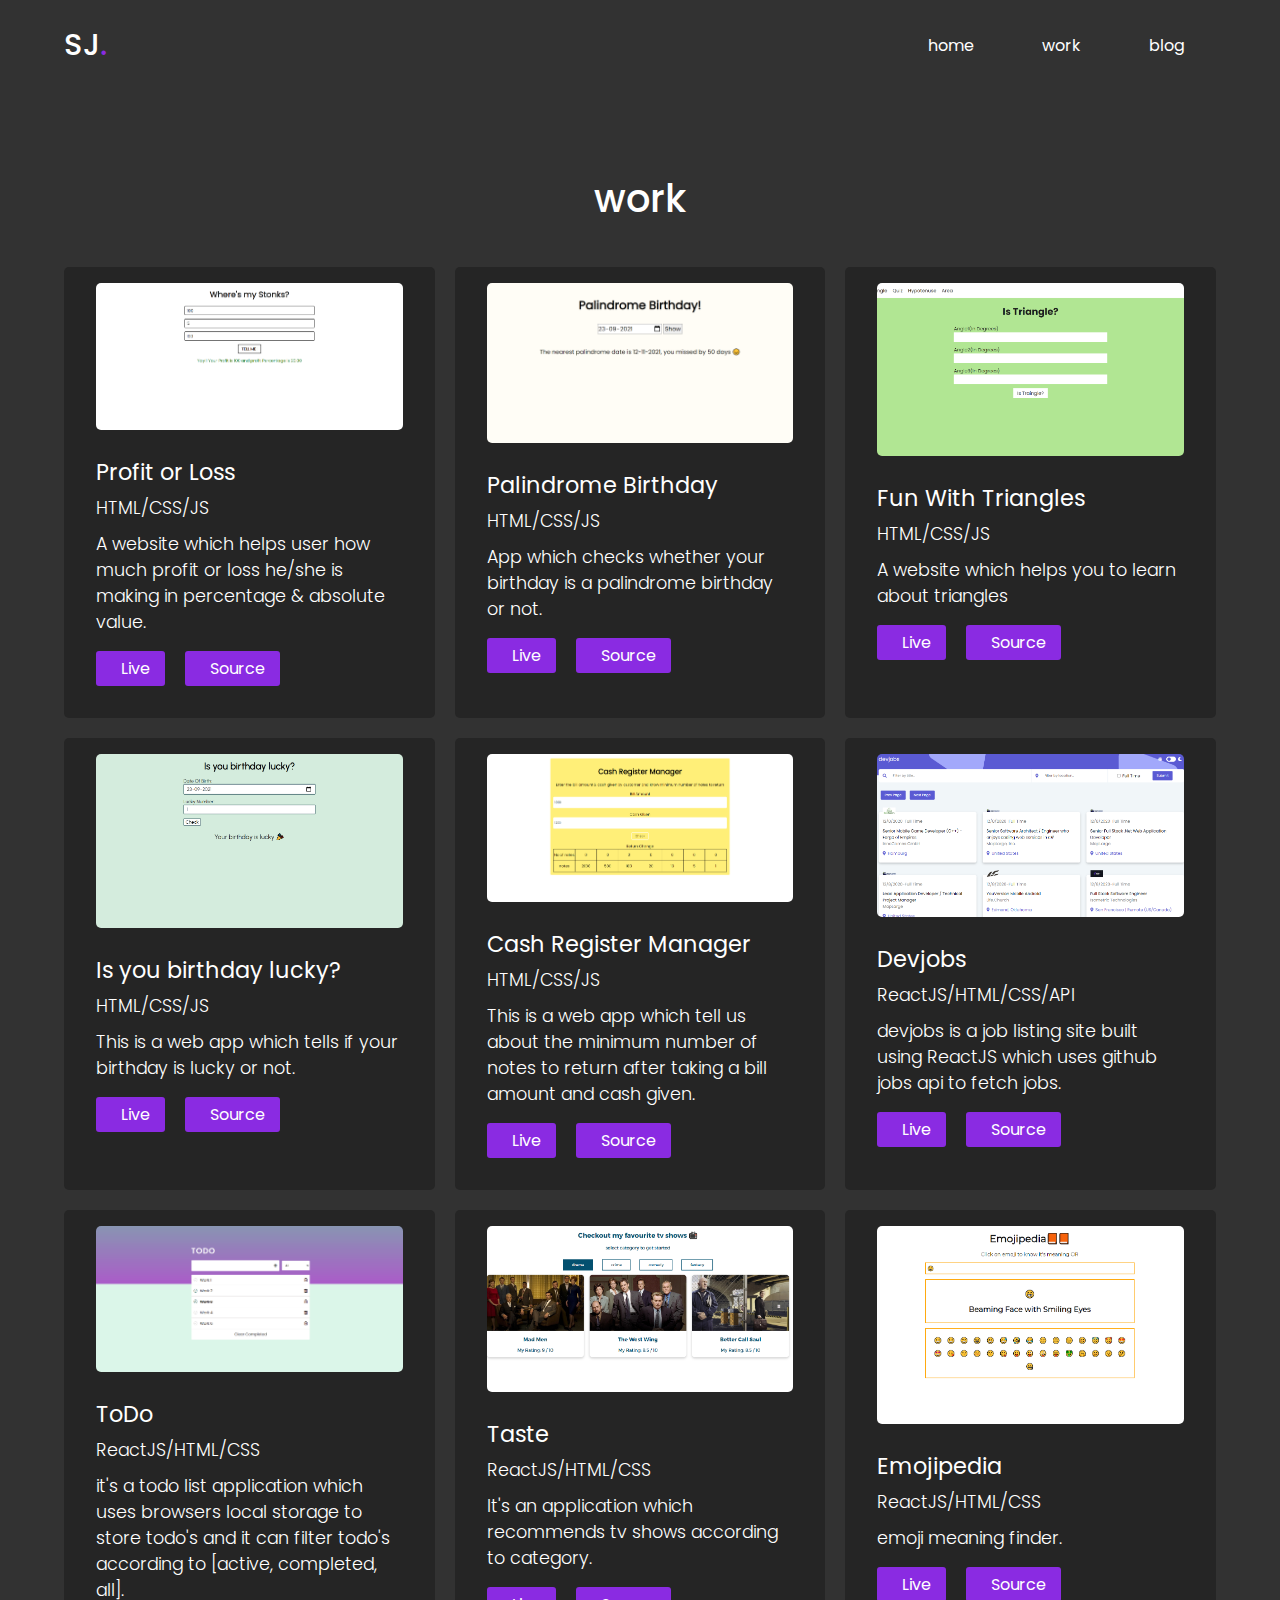
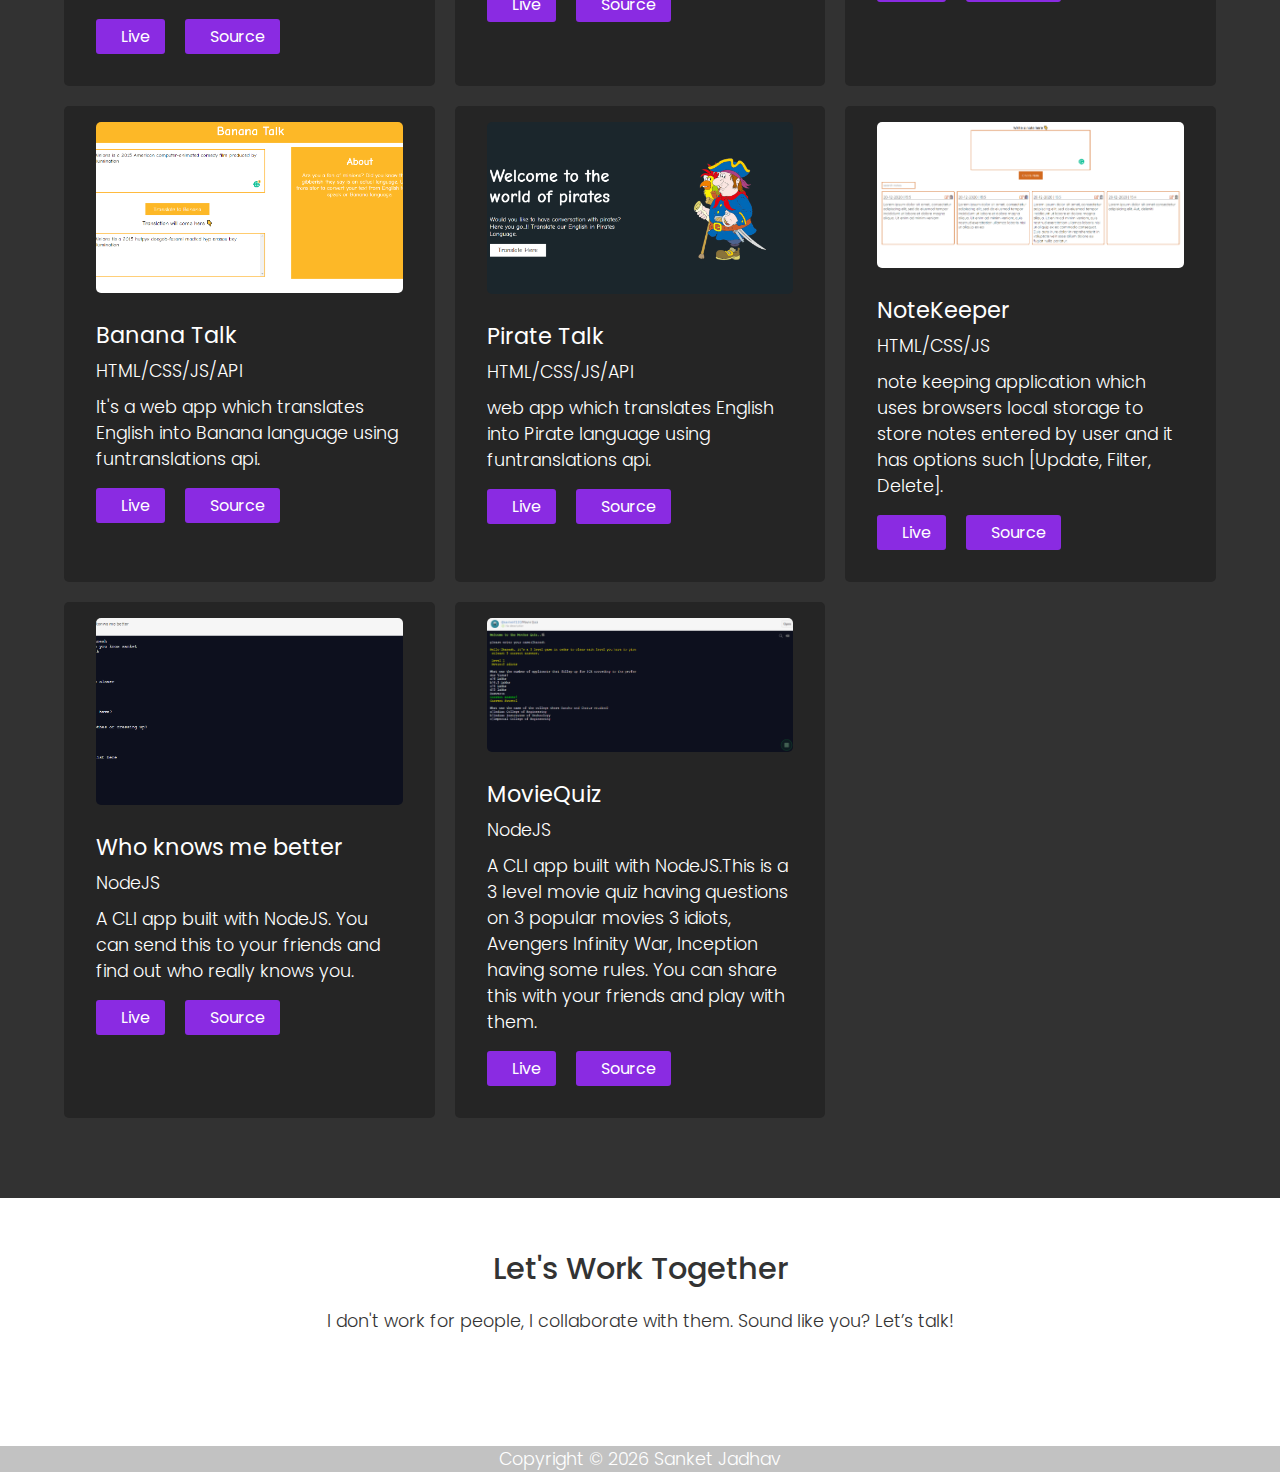
<file: work.html>
<!DOCTYPE html>
<html lang="en">
  <head>
    <meta charset="UTF-8" />
    <meta name="viewport" content="width=device-width, initial-scale=1.0" />
    <title>sanket jadhav</title>
    <link rel="preconnect" href="https://fonts.gstatic.com" />
    <link
      href="https://fonts.googleapis.com/css2?family=Poppins:wght@300;400;500;600&display=swap"
      rel="stylesheet"
    />
    <link
      rel="stylesheet"
      href="https://cdnjs.cloudflare.com/ajax/libs/font-awesome/5.15.1/css/all.min.css"
      integrity="sha512-+4zCK9k+qNFUR5X+cKL9EIR+ZOhtIloNl9GIKS57V1MyNsYpYcUrUeQc9vNfzsWfV28IaLL3i96P9sdNyeRssA=="
      crossorigin="anonymous"
    />
    <link rel="stylesheet" href="./styles/style.css" />
  </head>
  <body>
    <div class="wrapper">
      <div class="container">
        <header>
          <h3>
            <a href="/index.html">SJ<span class="highlight">.</span></a>
          </h3>
          <nav class="hide-sm">
            <ul>
              <li><a href="./index.html" class="link">home</a></li>
              <li><a href="./work.html" class="link">work</a></li>
              <li><a href="./blog.html" class="link">blog</a></li>
            </ul>
          </nav>
          <i class="fas fa-bars hide-lg pointer" id="menu-open"></i>
        </header>

        <div class="mobile__links hide-lg">
          <i class="fas fa-times pointer" id="menu-close"></i>
          <ul>
            <li><a href="./index.html" class="link">home</a></li>
            <li><a href="./work.html" class="link">work</a></li>
            <li><a href="./blog.html" class="link">blog</a></li>
          </ul>
        </div>
      </div>
    </div>

    <div class="work">
      <div class="container">
        <h2>work</h2>
        <div class="card__container">
          <div class="card">
            <div class="card__image">
              <img src="./images/work/profitloss.png" alt="CashRegister" />
            </div>
            <div class="card__info">
              <h4>Profit or Loss</h4>
              <p class="lang">HTML/CSS/JS</p>
              <p>
                A website which helps user how much profit or loss he/she is
                making in percentage & absolute value.
              </p>
              <div class="card__links">
                <a
                  href="https://sanket4120.github.io/ProfitLoss-mark14/"
                  class="btn btn__md"
                  ><i class="fas fa-link"></i>Live</a
                >
                <a
                  href="https://github.com/sanket4120/ProfitLoss-mark14"
                  class="btn btn__md"
                  ><i class="fab fa-github"></i>Source</a
                >
              </div>
            </div>
          </div>
          <div class="card">
            <div class="card__image">
              <img
                src="./images/work/palindromeBirthday.png"
                alt="CashRegister"
              />
            </div>
            <div class="card__info">
              <h4>Palindrome Birthday</h4>
              <p class="lang">HTML/CSS/JS</p>
              <p>
                App which checks whether your birthday is a palindrome birthday
                or not.
              </p>
              <div class="card__links">
                <a
                  href="https://sanket4120.github.io/birthdayPalindrome-mark13/"
                  class="btn btn__md"
                  ><i class="fas fa-link"></i>Live</a
                >
                <a
                  href="https://github.com/sanket4120/birthdayPalindrome-mark13"
                  class="btn btn__md"
                  ><i class="fab fa-github"></i>Source</a
                >
              </div>
            </div>
          </div>
          <div class="card">
            <div class="card__image">
              <img src="./images/work/fwt.png" alt="CashRegister" />
            </div>
            <div class="card__info">
              <h4>Fun With Triangles</h4>
              <p class="lang">HTML/CSS/JS</p>
              <p>A website which helps you to learn about triangles</p>
              <div class="card__links">
                <a
                  href="https://sanket4120.github.io/FunWithTriangles/"
                  class="btn btn__md"
                  ><i class="fas fa-link"></i>Live</a
                >
                <a
                  href="https://github.com/sanket4120/FunWithTriangles"
                  class="btn btn__md"
                  ><i class="fab fa-github"></i>Source</a
                >
              </div>
            </div>
          </div>
          <div class="card">
            <div class="card__image">
              <img src="./images/work/luckyBirthday.png" alt="CashRegister" />
            </div>
            <div class="card__info">
              <h4>Is you birthday lucky?</h4>
              <p class="lang">HTML/CSS/JS</p>
              <p>
                This is a web app which tells if your birthday is lucky or not.
              </p>
              <div class="card__links">
                <a
                  href="https://sanket4120.github.io/LuckBirthday-mark11/"
                  class="btn btn__md"
                  ><i class="fas fa-link"></i>Live</a
                >
                <a
                  href="https://github.com/sanket4120/LuckBirthday-mark11"
                  class="btn btn__md"
                  ><i class="fab fa-github"></i>Source</a
                >
              </div>
            </div>
          </div>
          <div class="card">
            <div class="card__image">
              <img src="./images/work/cashRegister.png" alt="CashRegister" />
            </div>
            <div class="card__info">
              <h4>Cash Register Manager</h4>
              <p class="lang">HTML/CSS/JS</p>
              <p>
                This is a web app which tell us about the minimum number of
                notes to return after taking a bill amount and cash given.
              </p>
              <div class="card__links">
                <a
                  href="https://sanket4120.github.io/CashRegister-mark10/"
                  class="btn btn__md"
                  ><i class="fas fa-link"></i>Live</a
                >
                <a
                  href="https://github.com/sanket4120/CashRegister-mark10"
                  class="btn btn__md"
                  ><i class="fab fa-github"></i>Source</a
                >
              </div>
            </div>
          </div>
          <div class="card">
            <div class="card__image">
              <img src="./images/work/devjobs.png" alt="" />
            </div>
            <div class="card__info">
              <h4>Devjobs</h4>
              <p class="lang">ReactJS/HTML/CSS/API</p>
              <p>
                devjobs is a job listing site built using ReactJS which uses
                github jobs api to fetch jobs.
              </p>
              <div class="card__links">
                <a
                  href="https://leavitt-devjobs.netlify.app/"
                  class="btn btn__md"
                  ><i class="fas fa-link"></i>Live</a
                >
                <a
                  href="https://github.com/sanket4120/devjobs"
                  class="btn btn__md"
                  ><i class="fab fa-github"></i>Source</a
                >
              </div>
            </div>
          </div>
          <div class="card">
            <div class="card__image">
              <img src="./images/work/todo.png" alt="" />
            </div>
            <div class="card__info">
              <h4>ToDo</h4>
              <p class="lang">ReactJS/HTML/CSS</p>
              <p>
                it's a todo list application which uses browsers local storage
                to store todo's and it can filter todo's according to [active,
                completed, all].
              </p>
              <div class="card__links">
                <a href="https://reactapp-todo.netlify.app/" class="btn btn__md"
                  ><i class="fas fa-link"></i>Live</a
                >
                <a
                  href="https://github.com/sanket4120/react-todo"
                  class="btn btn__md"
                  ><i class="fab fa-github"></i>Source</a
                >
              </div>
            </div>
          </div>
          <div class="card">
            <div class="card__image">
              <img src="./images/work/taste.png" alt="" />
            </div>
            <div class="card__info">
              <h4>Taste</h4>
              <p class="lang">ReactJS/HTML/CSS</p>
              <p>
                It's an application which recommends tv shows according to
                category.
              </p>
              <div class="card__links">
                <a href="https://9ebx5.csb.app/" class="btn btn__md"
                  ><i class="fas fa-link"></i>Live</a
                >
                <a
                  href="https://github.com/sanket4120/taste"
                  class="btn btn__md"
                  ><i class="fab fa-github"></i>Source</a
                >
              </div>
            </div>
          </div>
          <div class="card">
            <div class="card__image">
              <img src="./images/work/emojipedia.png" alt="" />
            </div>
            <div class="card__info">
              <h4>Emojipedia</h4>
              <p class="lang">ReactJS/HTML/CSS</p>
              <p>emoji meaning finder.</p>
              <div class="card__links">
                <a
                  href="https://serene-leavitt-0276ec.netlify.app/"
                  class="btn btn__md"
                  ><i class="fas fa-link"></i>Live</a
                >
                <a
                  href="https://github.com/sanket4120/Emojipedia"
                  class="btn btn__md"
                  ><i class="fab fa-github"></i>Source</a
                >
              </div>
            </div>
          </div>
          <div class="card">
            <div class="card__image">
              <img src="./images/work/bananaTalk.png" alt="" />
            </div>
            <div class="card__info">
              <h4>Banana Talk</h4>
              <p class="lang">HTML/CSS/JS/API</p>
              <p>
                It's a web app which translates English into Banana language
                using funtranslations api.
              </p>
              <div class="card__links">
                <a
                  href="https://hungry-kilby-5688f3.netlify.app/"
                  class="btn btn__md"
                  ><i class="fas fa-link"></i>Live</a
                >
                <a
                  href="https://github.com/sanket4120/BananaTalk"
                  class="btn btn__md"
                  ><i class="fab fa-github"></i>Source</a
                >
              </div>
            </div>
          </div>
          <div class="card">
            <div class="card__image">
              <img src="./images/work/pirateTalk.png" alt="" />
            </div>
            <div class="card__info">
              <h4>Pirate Talk</h4>
              <p class="lang">HTML/CSS/JS/API</p>
              <p>
                web app which translates English into Pirate language using
                funtranslations api.
              </p>
              <div class="card__links">
                <a
                  href="https://sleepy-perlman-c29d3f.netlify.app/"
                  class="btn btn__md"
                  ><i class="fas fa-link"></i>Live</a
                >
                <a
                  href="https://github.com/sanket4120/PirateTalk"
                  class="btn btn__md"
                  ><i class="fab fa-github"></i>Source</a
                >
              </div>
            </div>
          </div>
          <div class="card">
            <div class="card__image">
              <img src="./images/work/notekeeper.png" alt="" />
            </div>
            <div class="card__info">
              <h4>NoteKeeper</h4>
              <p class="lang">HTML/CSS/JS</p>
              <p>
                note keeping application which uses browsers local storage to
                store notes entered by user and it has options such [Update,
                Filter, Delete].
              </p>
              <div class="card__links">
                <a
                  href="https://keep-notekeeper.netlify.app/"
                  class="btn btn__md"
                  ><i class="fas fa-link"></i>Live</a
                >
                <a
                  href="https://github.com/sanket4120/NoteKeeper"
                  class="btn btn__md"
                  ><i class="fab fa-github"></i>Source</a
                >
              </div>
            </div>
          </div>
          <div class="card">
            <div class="card__image">
              <img src="./images/work/knowMe.png" alt="" />
            </div>
            <div class="card__info">
              <h4>Who knows me better</h4>
              <p class="lang">NodeJS</p>
              <p>
                A CLI app built with NodeJS. You can send this to your friends
                and find out who really knows you.
              </p>
              <div class="card__links">
                <a
                  href="https://repl.it/@sanket4120/who-konws-me-better?embed=1&output=1#index.js"
                  class="btn btn__md"
                  ><i class="fas fa-link"></i>Live</a
                >
                <a
                  href="https://github.com/sanket4120/who-knows-me-better"
                  class="btn btn__md"
                  ><i class="fab fa-github"></i>Source</a
                >
              </div>
            </div>
          </div>
          <div class="card">
            <div class="card__image">
              <img src="./images/work/movieQuiz.png" alt="" />
            </div>
            <div class="card__info">
              <h4>MovieQuiz</h4>
              <p class="lang">NodeJS</p>
              <p>
                A CLI app built with NodeJS.This is a 3 level movie quiz having
                questions on 3 popular movies 3 idiots, Avengers Infinity War,
                Inception having some rules. You can share this with your
                friends and play with them.
              </p>
              <div class="card__links">
                <a
                  href="https://repl.it/@sanket4120/Movie-Quiz?embed=1&output=1#index.js"
                  class="btn btn__md"
                  ><i class="fas fa-link"></i>Live</a
                >
                <a
                  href="https://github.com/sanket4120/MovieQuiz"
                  class="btn btn__md"
                  ><i class="fab fa-github"></i>Source</a
                >
              </div>
            </div>
          </div>
        </div>
      </div>
    </div>

    <footer>
      <div class="container">
        <h3>Let's Work Together</h3>
        <p>
          I don't work for people, I collaborate with them. Sound like you?
          Let’s talk!
        </p>
        <div class="social">
          <a href="mailto:jadhavsanket4120@gmail.com"
            ><i class="fas fa-envelope"></i
          ></a>
          <a href="https://www.linkedin.com/in/sanketjadhav4120/"
            ><i class="fab fa-linkedin"></i
          ></a>
          <a href="https://github.com/sanket4120"
            ><i class="fab fa-github"></i
          ></a>
          <a href="#"><i class="fab fa-twitter"></i></a>
        </div>
      </div>
    </footer>

    <div class="copyright">
      <div class="container">
        <p>
          Copyright &copy;
          <script>
            document.write(new Date().getFullYear());
          </script>
          Sanket Jadhav
        </p>
      </div>
    </div>

    <script src="./js/app.js"></script>
  </body>
</html>
</file>
<file: styles/style.css>
:root {
  --bg1: #323232;
  --bg2: #252525;
}

* {
  margin: 0;
  padding: 0;
  box-sizing: border-box;
  list-style-type: none;
  text-decoration: none;
  font-family: 'Poppins', sans-serif;
}

code {
  font-family: consolas;
  font-size: large;
  display: block;
}

html {
  scroll-behavior: smooth;
}

a {
  cursor: pointer;
}

i {
  margin: 0 5px;
}

.container {
  width: 90%;
  margin: 0 auto;
}

.highlight {
  color: blueviolet;
}

.pointer {
  cursor: pointer;
}

.link {
  color: #fff;
  position: relative;
}

.link::before {
  content: '';
  position: absolute;
  width: 0%;
  height: 2px;
  bottom: -5px;
  left: 0;
  background-color: blueviolet;
  transition: all 0.3s ease-in-out;
}

.link:hover::before {
  width: 100%;
}

.btn {
  color: #fff;
  background: blueviolet;
  border-radius: 3px;
}

.btn__lg {
  padding: 10px 30px;
}

.btn__md {
  padding: 5px 15px;
}

a {
  color: #fff;
}

h1 {
  font-size: 2.8rem;
  font-weight: 600;
}

h2 {
  font-size: 2.4rem;
  font-weight: 500;
}
h3 {
  font-size: 1.9rem;
  font-weight: 500;
}
h4 {
  font-size: 1.4rem;
  font-weight: 400;
}
p {
  font-size: 1.1rem;
  font-weight: 300;
}

@media only screen and (max-width: 600px) {
  h1 {
    font-size: 2.3rem;
  }

  h2 {
    font-size: 1.8rem;
  }
  h3 {
    font-size: 1.4rem;
  }
  h4 {
    font-size: 1.2rem;
  }
  p {
    font-size: 1rem;
  }
}

body {
  color: #fff;
}

/* -----header----- */
.wrapper {
  /* background-color: #1b262c; */
  background-color: var(--bg1);
}

header {
  height: 10vh;
  display: flex;
  justify-content: space-between;
  align-items: center;
}

nav ul li {
  display: inline-block;
  padding: 0 2rem;
}

#menu-open {
  font-size: 1.3rem;
  cursor: pointer;
}

.mobile__links {
  position: absolute;
  width: 60%;
  border-radius: 5px;
  left: 50%;
  top: 15vh;
  transform: translateX(-50%);
  z-index: 10;
  background-color: var(--bg2);
  display: flex;
  justify-content: center;
  padding: 2.5rem 0;
}

.mobile__links ul {
  text-align: center;
}

.mobile__links ul li {
  margin: 1rem 0;
}

#menu-close {
  position: absolute;
  right: 20px;
  top: 20px;
}

.hide-lg {
  display: none;
}

@media only screen and (max-width: 700px) {
  .hide-sm {
    display: none;
  }
  #menu-open {
    display: block;
  }
}

/* ----introduction----- */
.intro {
  height: 90vh;
  width: 50%;
  margin: 0 auto;
  padding-top: 20vh;
  text-align: center;
}

@media only screen and (max-width: 1047px) {
  .intro {
    width: 95%;
  }
}

.intro h1 {
  margin-bottom: 2rem;
}

/* -----about----- */

.about {
  background-color: var(--bg2);
  text-align: center;
  padding: 5rem 0;
}

.about h1,
h4 {
  line-height: 2;
}

.about__container {
  margin-bottom: 2.5rem;
}

.about__container p {
  text-align: left;
}

.skills span {
  display: inline-block;
  margin: 0.5rem 1rem;
}

/* --------work--------- && -----------blog----------- */

.work,
.blog {
  padding: 5rem 0;
}

.work {
  background-color: var(--bg1);
}

.blog {
  background-color: var(--bg2);
}

.work h2,
.blog h2 {
  text-align: center;
  margin-bottom: 2.5rem;
}

.lang {
  margin-bottom: 10px;
}

.card__container {
  display: grid;
  grid-template-columns: repeat(3, 1fr);
  grid-gap: 20px;
}

.card {
  display: grid;
  grid-template-columns: 1fr;
  grid-gap: 20px;
}

.card__image img {
  width: 100%;
  height: 100%;
  display: block;
  object-fit: cover;
  border-radius: 5px;
}

.work .card,
.work .view__all {
  background-color: var(--bg2);
}

.blog .card,
.blog .view__all {
  background-color: var(--bg1);
}

.card,
.view__all {
  padding: 1rem 2rem;
  border-radius: 5px;
}

.view__all {
  display: flex;
  justify-content: center;
  align-items: center;
  font-size: 1.5rem;
  text-transform: lowercase;
}

.view__all i {
  color: blueviolet;
}

.card__links a {
  display: inline-block;
  margin: 1rem;
  margin-left: 0;
}

.blog__type {
  border-bottom: 2px blueviolet solid;
  display: inline-block;
}

@media only screen and (max-width: 1150px) {
  .card__container {
    grid-template-columns: repeat(2, 1fr);
  }
}
@media only screen and (max-width: 760px) {
  .card__container {
    grid-template-columns: 1fr;
  }
}

/* ------footer--------- */

footer,
footer a {
  color: #333;
}

footer {
  text-align: center;
  padding: 3rem 0;
}

footer p {
  margin: 1rem 0;
}

footer .social a i {
  margin: 0 1rem;
  font-size: 2rem;
}

.copyright {
  background: rgb(194, 194, 194);
  text-align: center;
}
</file>
<file: styles/blogpost.css>
.blogpost {
  background-color: #323232;
}

.blog__container {
  width: 60%;
  margin: 0 auto;
  padding: 4rem 0;
}

.blog__image {
  width: 100%;
  object-fit: contain;
  display: block;
  border-radius: 5px;
}

.blog__top,
.blog__info {
  margin: 1.5rem 0;
}

.blog__subheading {
  line-height: 2;
}

.blog__para {
  line-height: 1.5;
  margin: 1rem 0;
}

@media only screen and (max-width: 650px) {
  .blog__container {
    width: 90%;
    margin: 0 auto;
    padding: 4rem 0;
  }
}
</file>
